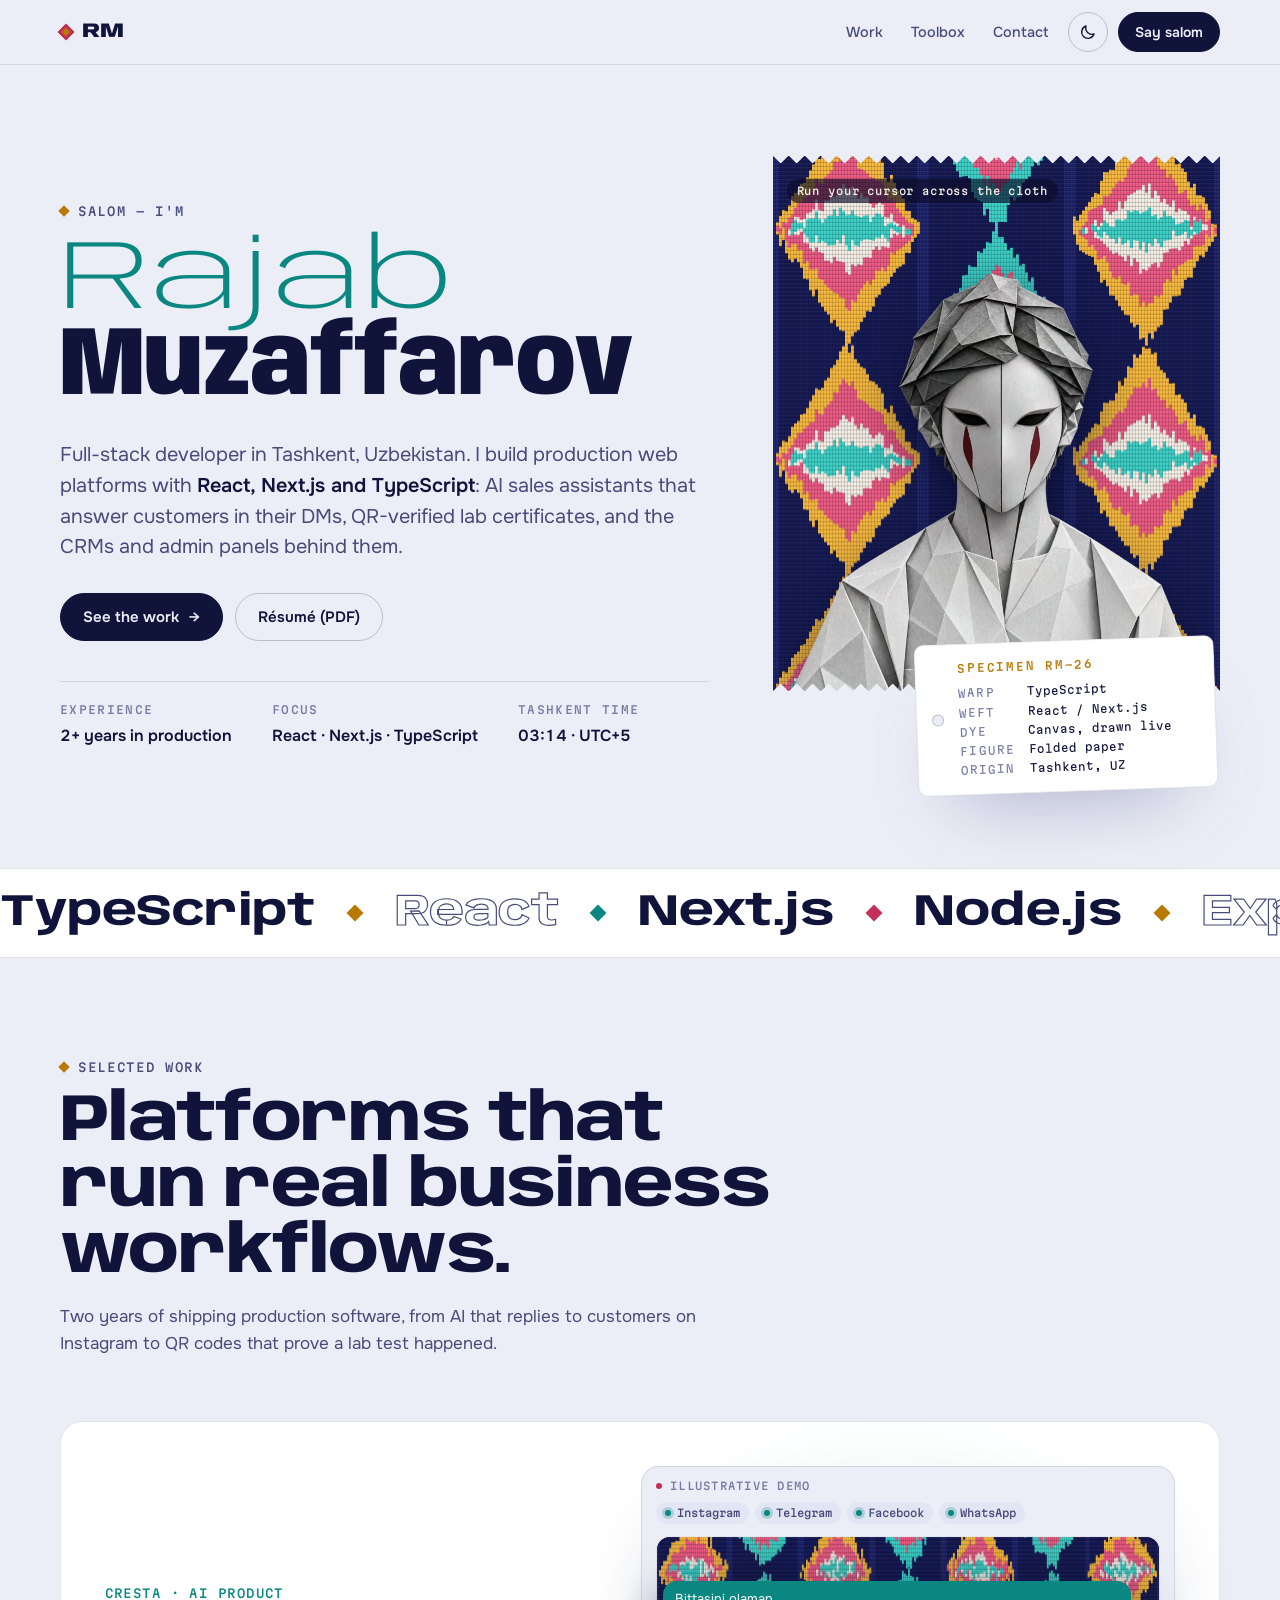
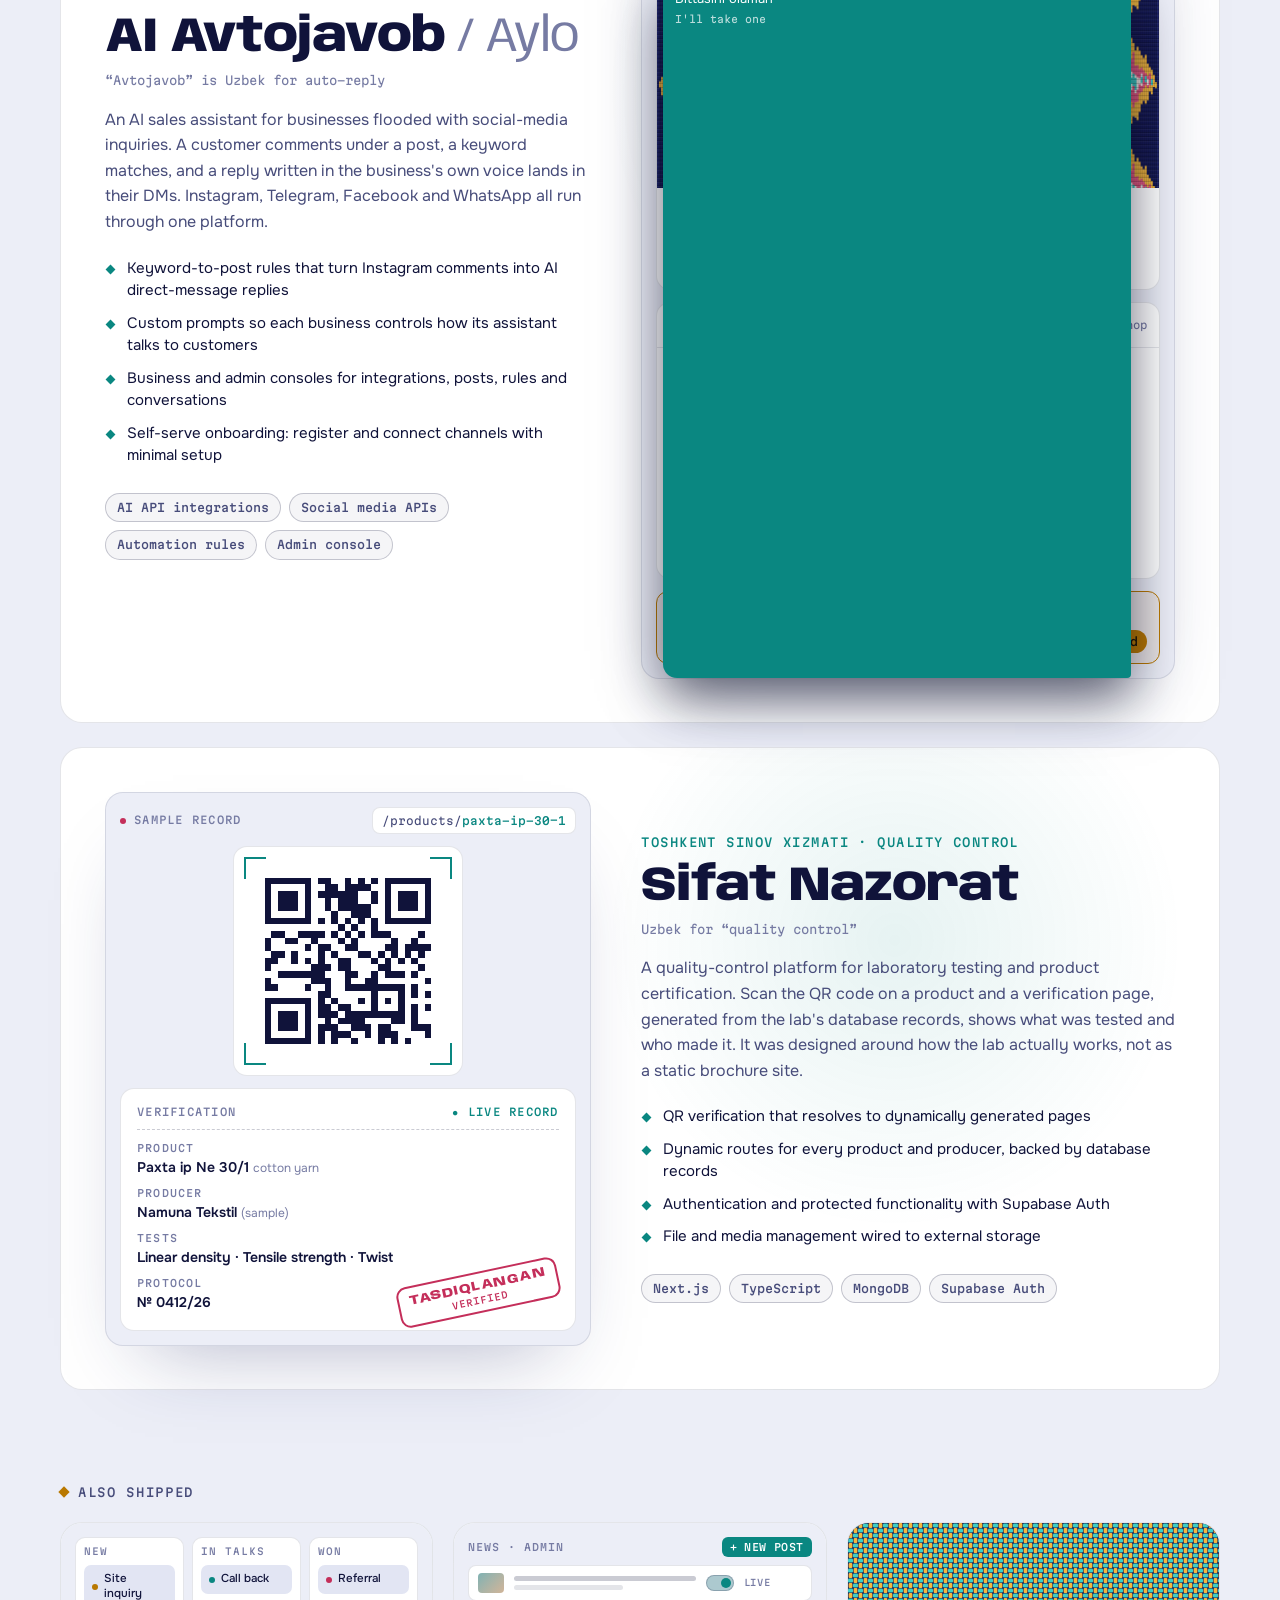
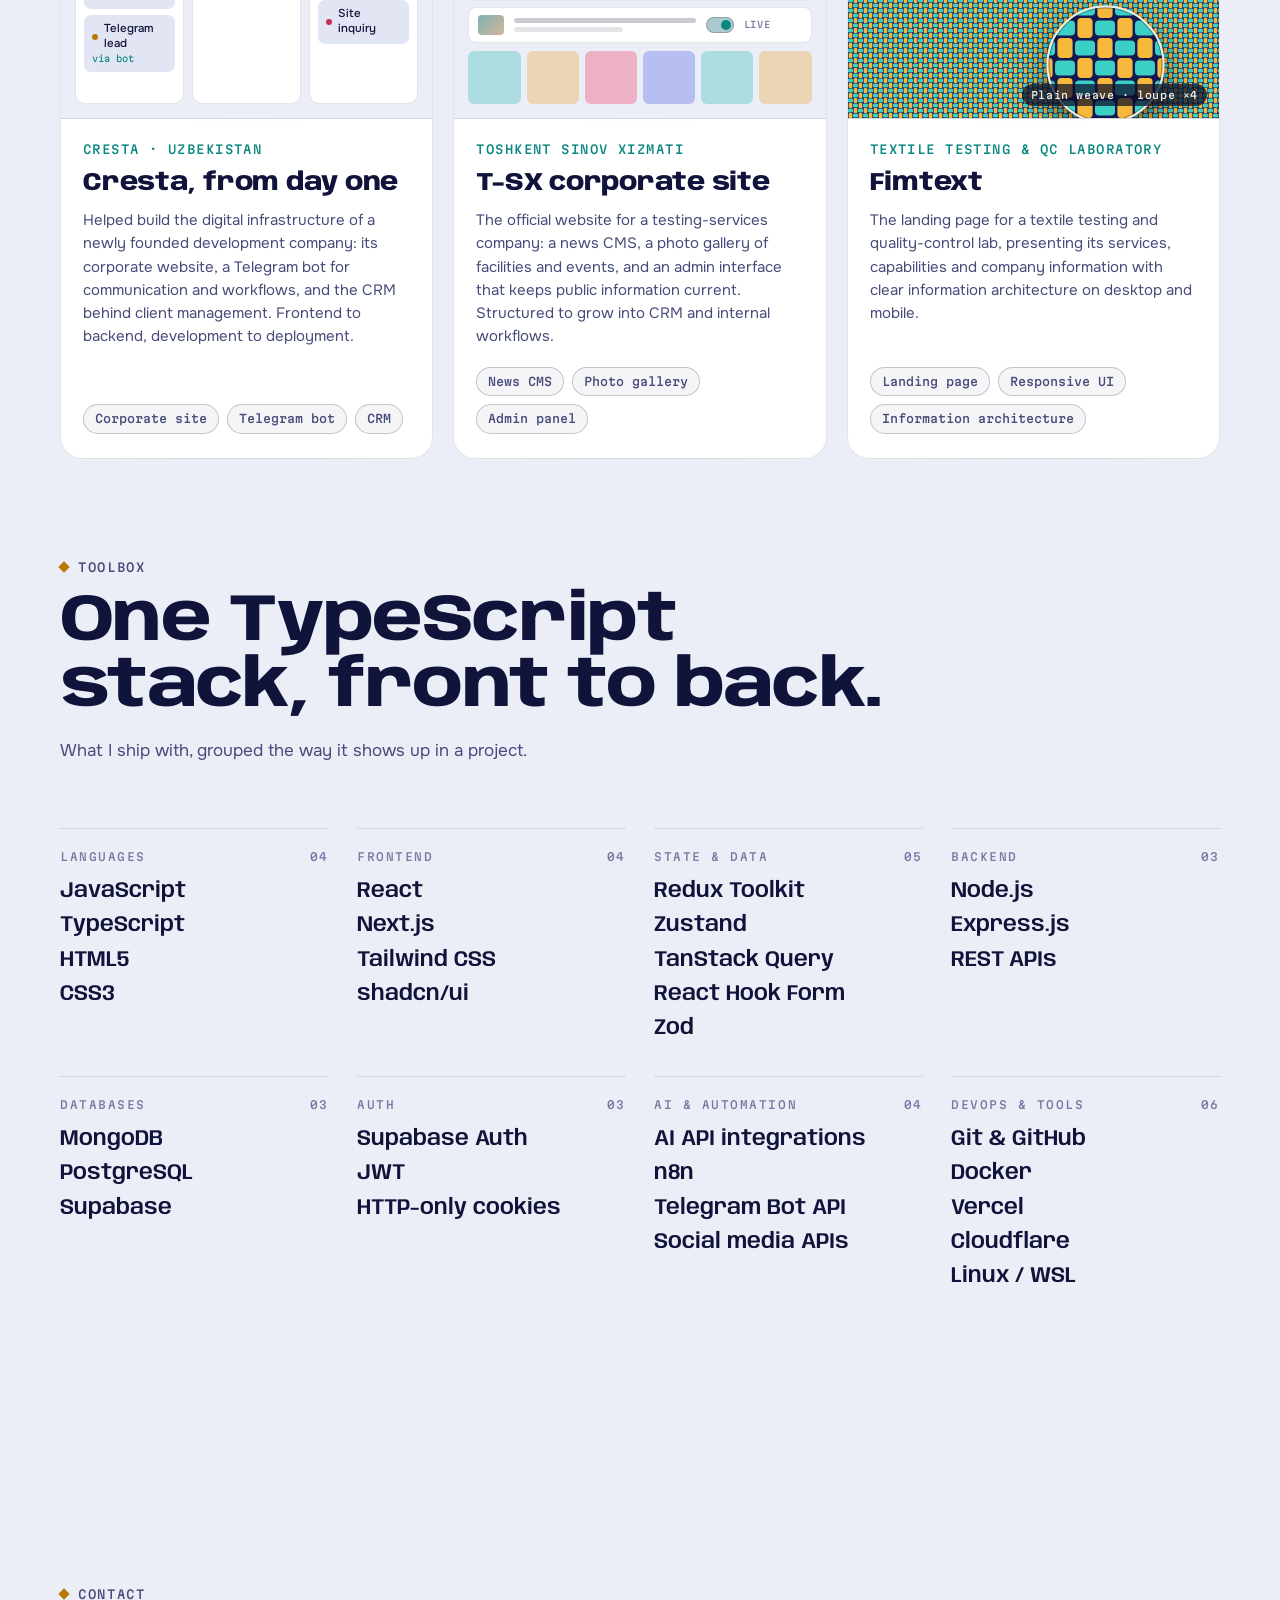
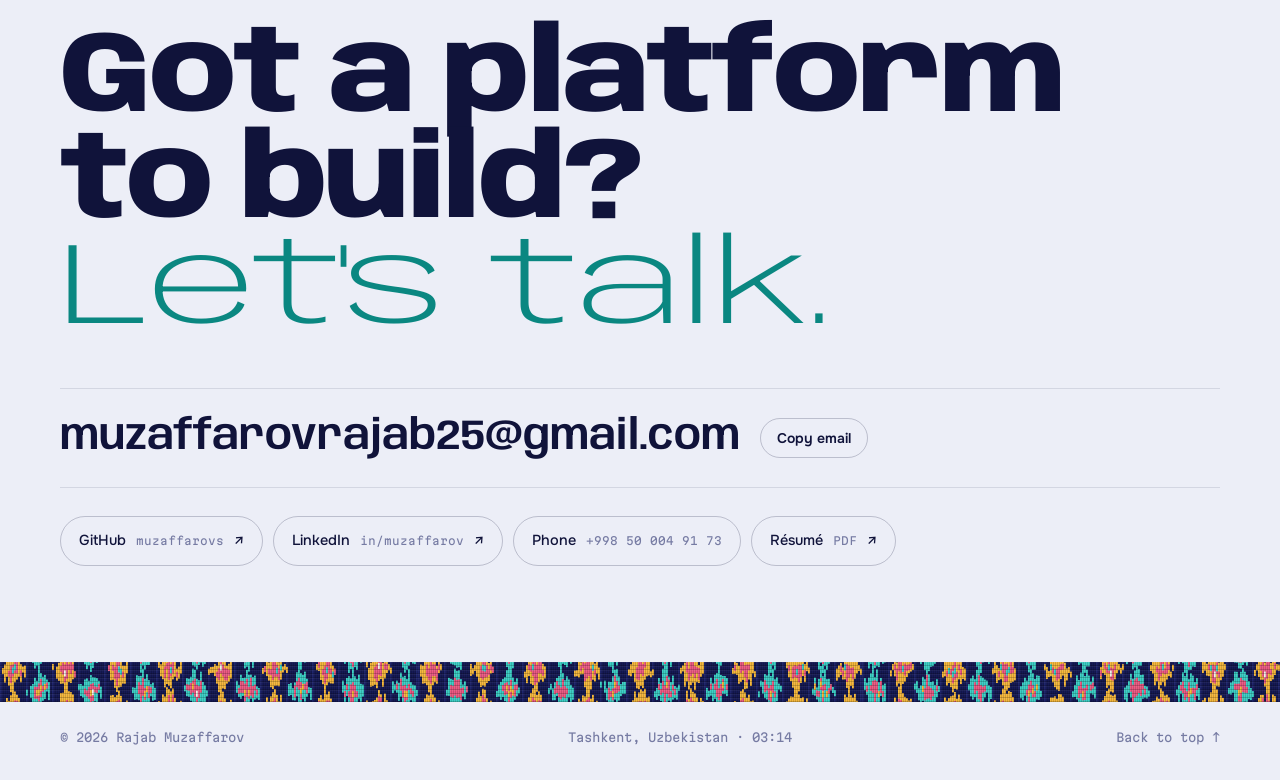
<file: index.html>
<!doctype html>
<html lang="en">
<head>
<meta charset="utf-8">
<meta name="viewport" content="width=device-width, initial-scale=1, viewport-fit=cover">
<title>Rajab Muzaffarov — Full-Stack Developer in Tashkent, Uzbekistan</title>
<meta name="description" content="Full-stack developer in Tashkent, Uzbekistan. I build production web apps with React, Next.js and TypeScript: AI sales automation, CRMs and QR verification.">
<meta name="author" content="Rajab Muzaffarov">
<meta name="robots" content="index, follow, max-image-preview:large, max-snippet:-1, max-video-preview:-1">
<link rel="canonical" href="https://muzaffarov.uz/">
<meta name="theme-color" content="#0B0D29">
<meta name="color-scheme" content="dark light">
<meta name="format-detection" content="telephone=no">

<meta property="og:type" content="profile">
<meta property="og:site_name" content="Rajab Muzaffarov">
<meta property="og:url" content="https://muzaffarov.uz/">
<meta property="og:title" content="Rajab Muzaffarov — Full-Stack Developer in Tashkent">
<meta property="og:description" content="I build production web apps with React, Next.js and TypeScript: AI sales automation, CRMs, QR-verified lab certificates and admin platforms.">
<meta property="og:image" content="https://muzaffarov.uz/og-image.png">
<meta property="og:image:type" content="image/png">
<meta property="og:image:width" content="1200">
<meta property="og:image:height" content="630">
<meta property="og:image:alt" content="Rajab Muzaffarov, full-stack developer in Tashkent, Uzbekistan. React, Next.js, TypeScript, Node.js.">
<meta property="og:locale" content="en_US">
<meta property="profile:first_name" content="Rajab">
<meta property="profile:last_name" content="Muzaffarov">
<meta property="profile:username" content="muzaffarovs">
<meta name="twitter:card" content="summary_large_image">
<meta name="twitter:title" content="Rajab Muzaffarov — Full-Stack Developer in Tashkent">
<meta name="twitter:description" content="I build production web apps with React, Next.js and TypeScript: AI sales automation, CRMs, QR-verified lab certificates and admin platforms.">
<meta name="twitter:image" content="https://muzaffarov.uz/og-image.png">
<meta name="twitter:image:alt" content="Rajab Muzaffarov, full-stack developer in Tashkent, Uzbekistan.">

<link rel="icon" href="/favicon.ico" sizes="48x48">
<link rel="icon" href="/favicon.svg" type="image/svg+xml">
<link rel="apple-touch-icon" href="/apple-touch-icon.png">
<link rel="manifest" href="/site.webmanifest">
<link rel="me" href="https://github.com/muzaffarovs">
<link rel="me" href="https://www.linkedin.com/in/muzaffarov/">
<link rel="preload" href="avatar.webp" as="image" type="image/webp" fetchpriority="high">

<link rel="preconnect" href="https://fonts.googleapis.com">
<link rel="preconnect" href="https://fonts.gstatic.com" crossorigin>
<link rel="preload" as="style" href="https://fonts.googleapis.com/css2?family=Anybody:wdth,wght@50..150,100..900&family=Martian+Mono:wght@400;500&family=Onest:wght@400;500;600;700&display=swap" onload="this.onload=null;this.rel='stylesheet'">
<noscript><link rel="stylesheet" href="https://fonts.googleapis.com/css2?family=Anybody:wdth,wght@50..150,100..900&family=Martian+Mono:wght@400;500&family=Onest:wght@400;500;600;700&display=swap"></noscript>

<script type="application/ld+json">
{
  "@context": "https://schema.org",
  "@graph": [
    {
      "@type": "WebSite",
      "@id": "https://muzaffarov.uz/#website",
      "url": "https://muzaffarov.uz/",
      "name": "Rajab Muzaffarov",
      "inLanguage": "en",
      "publisher": { "@id": "https://muzaffarov.uz/#person" }
    },
    {
      "@type": "ProfilePage",
      "@id": "https://muzaffarov.uz/#profilepage",
      "url": "https://muzaffarov.uz/",
      "name": "Rajab Muzaffarov — Full-Stack Developer in Tashkent, Uzbekistan",
      "inLanguage": "en",
      "isPartOf": { "@id": "https://muzaffarov.uz/#website" },
      "mainEntity": { "@id": "https://muzaffarov.uz/#person" },
      "primaryImageOfPage": { "@id": "https://muzaffarov.uz/#avatar" },
      "dateCreated": "2026-09-15",
      "dateModified": "2026-09-17"
    },
    {
      "@type": "Person",
      "@id": "https://muzaffarov.uz/#person",
      "name": "Rajab Muzaffarov",
      "givenName": "Rajab",
      "familyName": "Muzaffarov",
      "alternateName": "muzaffarovs",
      "jobTitle": "Full-Stack Developer",
      "description": "Full-stack developer with 2+ years of experience building production web applications with React, Next.js and TypeScript, including AI-powered customer communication, laboratory quality-control platforms, CRMs and corporate websites.",
      "url": "https://muzaffarov.uz/",
      "image": {
        "@type": "ImageObject",
        "@id": "https://muzaffarov.uz/#avatar",
        "url": "https://muzaffarov.uz/avatar.webp",
        "width": 820,
        "height": 836,
        "caption": "Rajab Muzaffarov's avatar"
      },
      "email": "mailto:muzaffarovrajab25@gmail.com",
      "telephone": "+998500049173",
      "address": { "@type": "PostalAddress", "addressLocality": "Tashkent", "addressCountry": "UZ" },
      "homeLocation": { "@type": "City", "name": "Tashkent", "containedInPlace": { "@type": "Country", "name": "Uzbekistan" } },
      "nationality": { "@type": "Country", "name": "Uzbekistan" },
      "sameAs": ["https://github.com/muzaffarovs", "https://www.linkedin.com/in/muzaffarov/"],
      "hasOccupation": {
        "@type": "Occupation",
        "name": "Full-Stack Developer",
        "occupationLocation": { "@type": "City", "name": "Tashkent" },
        "skills": "JavaScript, TypeScript, React, Next.js, Node.js, Express.js, MongoDB, PostgreSQL, Supabase, Tailwind CSS, REST APIs, Docker"
      },
      "knowsAbout": ["Full-stack web development", "React", "Next.js", "TypeScript", "JavaScript", "Node.js", "Express.js", "MongoDB", "PostgreSQL", "Supabase", "Tailwind CSS", "shadcn/ui", "Redux Toolkit", "Zustand", "TanStack Query", "Zod", "JWT authentication", "REST APIs", "AI API integrations", "n8n", "Telegram Bot API", "Docker", "Vercel", "Cloudflare"]
    },
    {
      "@type": "ItemList",
      "@id": "https://muzaffarov.uz/#work",
      "name": "Selected work by Rajab Muzaffarov",
      "itemListElement": [
        { "@type": "ListItem", "position": 1, "item": { "@type": "CreativeWork", "name": "AI Avtojavob / Aylo", "creator": { "@id": "https://muzaffarov.uz/#person" }, "description": "AI-powered sales automation platform connecting Instagram, Telegram, Facebook and WhatsApp, with keyword-triggered AI direct-message replies to Instagram comments." } },
        { "@type": "ListItem", "position": 2, "item": { "@type": "CreativeWork", "name": "Sifat Nazorat", "creator": { "@id": "https://muzaffarov.uz/#person" }, "description": "Digital quality-control platform for laboratory testing and product certification with QR-code verification pages, built with Next.js, TypeScript, MongoDB and Supabase Auth." } },
        { "@type": "ListItem", "position": 3, "item": { "@type": "CreativeWork", "name": "Cresta website, Telegram bot and CRM", "creator": { "@id": "https://muzaffarov.uz/#person" }, "description": "Corporate website, Telegram bot and CRM system for a newly established development company in Uzbekistan." } },
        { "@type": "ListItem", "position": 4, "item": { "@type": "CreativeWork", "name": "T-SX corporate website", "creator": { "@id": "https://muzaffarov.uz/#person" }, "description": "Official website for Toshkent Sinov Xizmati with a news CMS, photo gallery and admin interface." } },
        { "@type": "ListItem", "position": 5, "item": { "@type": "CreativeWork", "name": "Fimtext landing page", "creator": { "@id": "https://muzaffarov.uz/#person" }, "description": "Responsive landing page for a textile testing and quality-control laboratory." } }
      ]
    }
  ]
}
</script>
<style>
:root{
  --bg:#0B0D29;--bg-2:#121538;--bg-3:#1B1F4B;
  --line:rgba(206,212,255,.13);--line-2:rgba(206,212,255,.24);
  --ink:#F1EDE4;--ink-2:#AFB2D2;--ink-3:#7A7EA8;
  --turq:#3CCFC6;--saffron:#F5B83D;--madder:#EC5A83;
  --on-turq:#04211F;--glow:rgba(60,207,198,.14);--chip:rgba(241,237,228,.05);
  --shadow:0 40px 80px -40px rgba(0,0,0,.7);
  --nav:rgba(11,13,41,.72);
  --display:"Anybody","Arial Narrow",Impact,system-ui,sans-serif;
  --body:"Onest",system-ui,-apple-system,"Segoe UI",Roboto,sans-serif;
  --mono:"Martian Mono",ui-monospace,SFMono-Regular,Menlo,Consolas,monospace;
  --r:22px;--gut:clamp(16px,4vw,40px);--ease:cubic-bezier(.2,.8,.2,1);
  color-scheme:dark;
}
@media (prefers-color-scheme: light){
  :root:not([data-theme="dark"]){
    --bg:#ECEEF7;--bg-2:#FFFFFF;--bg-3:#E2E5F3;
    --line:rgba(16,19,58,.11);--line-2:rgba(16,19,58,.22);
    --ink:#10133A;--ink-2:#474C7A;--ink-3:#767BA3;
    --turq:#0A8781;--saffron:#B97800;--madder:#C42E5A;
    --on-turq:#FFFFFF;--glow:rgba(10,135,129,.10);--chip:rgba(16,19,58,.04);
    --shadow:0 40px 80px -40px rgba(30,36,100,.35);--nav:rgba(236,238,247,.78);
    color-scheme:light;
  }
}
:root[data-theme="light"]{
  --bg:#ECEEF7;--bg-2:#FFFFFF;--bg-3:#E2E5F3;
  --line:rgba(16,19,58,.11);--line-2:rgba(16,19,58,.22);
  --ink:#10133A;--ink-2:#474C7A;--ink-3:#767BA3;
  --turq:#0A8781;--saffron:#B97800;--madder:#C42E5A;
  --on-turq:#FFFFFF;--glow:rgba(10,135,129,.10);--chip:rgba(16,19,58,.04);
  --shadow:0 40px 80px -40px rgba(30,36,100,.35);--nav:rgba(236,238,247,.78);
  color-scheme:light;
}
:root[data-theme="dark"]{
  --bg:#0B0D29;--bg-2:#121538;--bg-3:#1B1F4B;
  --line:rgba(206,212,255,.13);--line-2:rgba(206,212,255,.24);
  --ink:#F1EDE4;--ink-2:#AFB2D2;--ink-3:#7A7EA8;
  --turq:#3CCFC6;--saffron:#F5B83D;--madder:#EC5A83;
  --on-turq:#04211F;--glow:rgba(60,207,198,.14);--chip:rgba(241,237,228,.05);
  --shadow:0 40px 80px -40px rgba(0,0,0,.7);--nav:rgba(11,13,41,.72);
  color-scheme:dark;
}

*,*::before,*::after{box-sizing:border-box}
html{scroll-behavior:smooth;scroll-padding-top:84px}
body{margin:0;background:var(--bg);color:var(--ink);font:400 16px/1.6 var(--body);-webkit-font-smoothing:antialiased;overflow-x:clip;transition:background-color .4s,color .4s}
a{color:inherit}
button{font:inherit;color:inherit}
:focus-visible{outline:2px solid var(--turq);outline-offset:3px;border-radius:6px}
.wrap{max-width:1240px;margin-inline:auto;padding-inline:var(--gut)}
.sr-only{position:absolute;width:1px;height:1px;padding:0;margin:-1px;overflow:hidden;clip:rect(0 0 0 0);white-space:nowrap;border:0}

/* ---------- nav ---------- */
.nav{position:sticky;top:env(safe-area-inset-top,0px);z-index:50;background:var(--nav);-webkit-backdrop-filter:blur(14px) saturate(1.3);backdrop-filter:blur(14px) saturate(1.3);border-bottom:1px solid var(--line)}
.nav::after{content:"";position:absolute;left:0;right:0;bottom:-1px;height:2px;background:linear-gradient(90deg,var(--turq),var(--saffron),var(--madder));transform-origin:0 50%;transform:scaleX(var(--p,0))}
@supports (animation-timeline: scroll()){
  .nav::after{animation:prog linear both;animation-timeline:scroll(root)}
  @keyframes prog{from{transform:scaleX(0)}to{transform:scaleX(1)}}
}
.nav-in{display:flex;align-items:center;gap:20px;height:64px}
.mark{display:flex;align-items:center;gap:10px;text-decoration:none;font:800 20px/1 var(--display);font-variation-settings:"wdth" 130,"wght" 820;letter-spacing:-.02em}
.mark i{width:12px;height:12px;background:var(--saffron);transform:rotate(45deg);box-shadow:inset 0 0 0 3px var(--madder);transition:transform .6s var(--ease)}
.mark:hover i{transform:rotate(225deg)}
.nav-links{display:flex;gap:28px;list-style:none;margin:0 0 0 auto;padding:0}
.nav-links a{position:relative;text-decoration:none;font-size:14.5px;font-weight:500;color:var(--ink-2);transition:color .2s}
.nav-links a::after{content:"";position:absolute;left:0;right:0;bottom:-4px;height:1px;background:currentColor;transform:scaleX(0);transform-origin:right;transition:transform .35s var(--ease)}
.nav-links a:hover{color:var(--ink)}
.nav-links a:hover::after{transform:scaleX(1);transform-origin:left}
.nav-actions{display:flex;align-items:center;gap:10px}
.icon-btn{width:40px;height:40px;border-radius:50%;display:grid;place-items:center;border:1px solid var(--line-2);background:transparent;cursor:pointer;transition:border-color .2s,transform .5s var(--ease)}
.icon-btn:hover{border-color:var(--ink);transform:rotate(40deg)}
.icon-btn svg{width:18px;height:18px}
#theme[data-mode="dark"] .i-moon,#theme[data-mode="light"] .i-sun{display:none}

/* ---------- buttons ---------- */
.btn{--bx:0px;--by:0px;display:inline-flex;align-items:center;gap:10px;height:48px;padding-inline:22px;border-radius:999px;border:1px solid var(--line-2);background:transparent;color:var(--ink);font:600 15px/1 var(--body);text-decoration:none;cursor:pointer;white-space:nowrap;transform:translate(var(--bx),var(--by));transition:transform .3s var(--ease),background-color .2s,border-color .2s,color .2s}
.btn.sm{height:40px;padding-inline:16px;font-size:14px}
.btn.primary{background:var(--ink);border-color:var(--ink);color:var(--bg)}
.btn.primary:hover{background:var(--turq);border-color:var(--turq);color:var(--on-turq)}
.btn.ghost:hover{border-color:var(--ink)}
.btn .arr{transition:transform .3s var(--ease)}
.btn:hover .arr{transform:translateX(4px)}

/* ---------- shared labels ---------- */
.eyebrow{display:inline-flex;align-items:center;gap:10px;margin:0;font:500 12px/1 var(--mono);letter-spacing:.14em;text-transform:uppercase;color:var(--ink-2)}
.eyebrow::before{content:"";width:8px;height:8px;flex:none;background:var(--saffron);transform:rotate(45deg)}
.chips{list-style:none;margin:0;padding:0;display:flex;flex-wrap:wrap;gap:8px}
.chips li{font:500 11.5px/1 var(--mono);padding:8px 11px;border:1px solid var(--line-2);border-radius:999px;color:var(--ink-2);background:var(--chip)}

/* ---------- hero ---------- */
.hero{display:grid;grid-template-columns:minmax(0,1.45fr) minmax(0,1fr);gap:clamp(28px,5vw,72px);align-items:center;padding-block:clamp(40px,7vw,96px) clamp(48px,6vw,84px)}
.hero-text{container-type:inline-size;min-width:0}
.hero .eyebrow{margin-bottom:22px}
.name{margin:0;display:flex;flex-direction:column;font-family:var(--display);font-weight:400;line-height:.88;letter-spacing:-.02em}
.name .n1,.name .n2{display:block;white-space:nowrap;font-size:clamp(3rem,8.5vw,7.4rem);font-size:min(15cqi,150px);touch-action:pan-y}
.n1{color:var(--turq)}
.n2{color:var(--ink)}
.l{--w:100;--g:700;display:inline-block;font-variation-settings:"wdth" var(--w),"wght" var(--g);transition:font-variation-settings .6s var(--ease);animation:weave 1.25s cubic-bezier(.16,.84,.24,1) backwards;animation-delay:calc(var(--i) * 55ms + 120ms)}
.n1 .l{--w:150;--g:250}
.n2 .l{--w:86;--g:860}
@keyframes weave{from{font-variation-settings:"wdth" 50,"wght" 100;transform:translateY(.14em)}}
.role{font-size:clamp(17px,1.55vw,20px);line-height:1.55;color:var(--ink-2);max-width:54ch;margin:30px 0 30px;text-wrap:pretty}
.role b{color:var(--ink);font-weight:600}
.cta{display:flex;flex-wrap:wrap;gap:12px}
.facts{display:flex;flex-wrap:wrap;gap:14px 40px;margin:40px 0 0;padding-top:22px;border-top:1px solid var(--line)}
.facts dt{font:500 11px/1 var(--mono);letter-spacing:.12em;text-transform:uppercase;color:var(--ink-3);margin-bottom:8px}
.facts dd{margin:0;font-weight:600;font-variant-numeric:tabular-nums}

.swatch{margin:0;display:grid;min-width:0}
.cloth{position:relative;height:clamp(300px,42vw,540px);background:#161A55;overflow:hidden;cursor:crosshair;touch-action:pan-y;
  -webkit-mask:conic-gradient(from 135deg at top,#000 90deg,#0000 0) top/16px 51% repeat-x,conic-gradient(from -45deg at bottom,#000 90deg,#0000 0) bottom/16px 51% repeat-x;
  mask:conic-gradient(from 135deg at top,#000 90deg,#0000 0) top/16px 51% repeat-x,conic-gradient(from -45deg at bottom,#000 90deg,#0000 0) bottom/16px 51% repeat-x}
.cloth canvas{position:absolute;inset:0;width:100%;height:100%;display:block}
.me{position:absolute;left:4%;bottom:0;width:92%;height:86%;object-fit:contain;object-position:50% 100%;pointer-events:none;user-select:none;filter:drop-shadow(0 18px 26px rgba(4,6,30,.6));transform-origin:50% 100%;transform:perspective(900px) rotateX(0deg) translate(var(--fx,0px),var(--fy,0px));transition:transform .9s var(--ease);animation:popup 1.3s cubic-bezier(.2,.9,.3,1.12) .3s backwards}
@keyframes popup{from{transform:perspective(900px) rotateX(82deg) translate(0px,0px);opacity:0}}
.cloth-hint{position:absolute;left:14px;top:24px;font:500 10.5px/1 var(--mono);letter-spacing:.08em;color:#F1EDE4;background:rgba(11,13,41,.66);padding:7px 10px;border-radius:999px;pointer-events:none}
@media (hover: none){.cloth-hint{display:none}}
.tag{justify-self:end;position:relative;width:min(100%,300px);margin-top:-52px;margin-right:4px;padding:14px 16px 14px 42px;background:var(--bg-2);border:1px solid var(--line);border-radius:10px;font:400 11px/1.75 var(--mono);color:var(--ink-2);transform:rotate(-2deg);box-shadow:var(--shadow);transition:transform .5s var(--ease)}
.tag:hover{transform:rotate(0deg) translateY(-4px)}
.tag::before{content:"";position:absolute;left:15px;top:50%;width:12px;height:12px;margin-top:-6px;border-radius:50%;background:var(--bg);border:1px solid var(--line-2)}
.tag-h{margin:0 0 6px;font-weight:500;letter-spacing:.16em;text-transform:uppercase;color:var(--saffron)}
.tag dl{display:grid;grid-template-columns:auto 1fr;gap:0 14px;margin:0}
.tag dt{color:var(--ink-3);text-transform:uppercase;letter-spacing:.1em}
.tag dd{margin:0;color:var(--ink)}

/* ---------- ticker ---------- */
.ticker{border-block:1px solid var(--line);overflow:hidden;padding-block:22px;background:var(--bg-2)}
.ticker-track{display:flex;width:max-content;animation:marquee 52s linear infinite}
.ticker:hover .ticker-track{animation-play-state:paused}
.ticker-group{display:flex;align-items:center;gap:34px;padding-right:34px;flex:none}
.ticker span{font:700 clamp(26px,3.6vw,44px)/1 var(--display);font-variation-settings:"wdth" 118,"wght" 720;letter-spacing:-.01em;white-space:nowrap}
.ticker span:nth-of-type(3n+2){color:transparent;-webkit-text-stroke:1.2px var(--ink-2)}
.ticker i{width:12px;height:12px;flex:none;transform:rotate(45deg);background:var(--saffron)}
.ticker i:nth-of-type(3n+2){background:var(--turq)}
.ticker i:nth-of-type(3n){background:var(--madder)}
@keyframes marquee{to{transform:translateX(-50%)}}

/* ---------- sections ---------- */
.section{padding-block:clamp(64px,8vw,112px)}
.section + .section{padding-top:0}
.sec-head{display:grid;gap:16px;max-width:900px;margin-bottom:clamp(36px,5vw,64px)}
.h2{margin:0;font-family:var(--display);font-size:clamp(34px,5.2vw,66px);line-height:1;font-variation-settings:"wdth" 112,"wght" 760;letter-spacing:-.025em;text-wrap:balance}
.sub{margin:0;color:var(--ink-2);font-size:17px;max-width:60ch;text-wrap:pretty}

/* ---------- feature panels ---------- */
.feature{display:grid;grid-template-columns:minmax(0,1fr) minmax(0,1.1fr);gap:clamp(24px,4vw,56px);align-items:center;padding:clamp(20px,3.4vw,44px);border:1px solid var(--line);border-radius:var(--r);background:radial-gradient(640px circle at var(--mx,72%) var(--my,30%),var(--glow),transparent 45%),var(--bg-2)}
.feature + .feature{margin-top:24px}
.feature.flip .feat-copy{order:2}
.client{margin:0 0 12px;font:500 12px/1.4 var(--mono);letter-spacing:.12em;text-transform:uppercase;color:var(--turq)}
.feature h3{margin:0;font-family:var(--display);font-size:clamp(32px,3.8vw,48px);line-height:1;font-variation-settings:"wdth" 104,"wght" 820;letter-spacing:-.02em}
.feature h3 span{color:var(--ink-3);font-variation-settings:"wdth" 104,"wght" 380}
.gloss{margin:10px 0 18px;font:400 12px/1.4 var(--mono);color:var(--ink-3)}
.lede{margin:0 0 22px;color:var(--ink-2);max-width:56ch}
.points{list-style:none;margin:0 0 26px;padding:0;display:grid;gap:10px}
.points li{position:relative;padding-left:22px;font-size:15px;line-height:1.5}
.points li::before{content:"";position:absolute;left:2px;top:.6em;width:7px;height:7px;background:var(--turq);transform:rotate(45deg)}

.demo{container-type:inline-size;min-width:0;background:var(--bg);border:1px solid var(--line);border-radius:18px;padding:14px;box-shadow:var(--shadow)}
.demo-top{display:flex;align-items:center;justify-content:space-between;flex-wrap:wrap;gap:10px;margin-bottom:12px}
.demo-label{display:flex;align-items:center;gap:8px;font:500 10.5px/1 var(--mono);letter-spacing:.12em;text-transform:uppercase;color:var(--ink-3)}
.demo-label::before{content:"";width:6px;height:6px;border-radius:50%;background:var(--madder);animation:blink 1.6s ease-in-out infinite}
@keyframes blink{50%{opacity:.25}}
.enter{animation:enter .5s var(--ease) both}
@keyframes enter{from{opacity:0;transform:translateY(10px) scale(.97)}}

/* aylo demo */
.channels{display:flex;flex-wrap:wrap;gap:6px;list-style:none;margin:0;padding:0}
.ch{display:flex;align-items:center;gap:6px;padding:6px 9px;border-radius:999px;background:var(--bg-3);color:var(--ink-2);font:500 10.5px/1 var(--mono)}
.ch::before{content:"";width:6px;height:6px;border-radius:50%;background:var(--turq);box-shadow:0 0 0 3px color-mix(in oklab,var(--turq) 25%,transparent)}
.aylo-grid{display:grid;grid-template-columns:minmax(0,.9fr) minmax(0,1.1fr);gap:12px}
.post,.dm{background:var(--bg-2);border:1px solid var(--line);border-radius:14px;overflow:hidden}
.post{display:flex;flex-direction:column}
.post-img{position:relative;aspect-ratio:4/3;max-width:100%;background:#161A55}
.post-img canvas{position:absolute;inset:0;width:100%;height:100%;display:block}
.post-img span{position:absolute;left:10px;bottom:10px;padding:5px 8px;border-radius:6px;background:rgba(11,13,41,.72);color:#F1EDE4;font:600 11px/1.2 var(--body)}
.comments{display:grid;align-content:start;gap:9px;padding:10px 12px 12px;min-height:124px;font-size:13px;line-height:1.4}
.cm{margin:0}
.cm b{font-weight:600;margin-right:4px}
.tr{display:block;margin-top:3px;font:400 10px/1.4 var(--mono);font-style:normal;color:var(--ink-3)}
mark{background:transparent;color:inherit;border-radius:4px;padding:0 1px;transition:background-color .3s,color .3s}
mark.lit{background:var(--saffron);color:#1A1300}
.dm{display:flex;flex-direction:column}
.dm-head{display:flex;align-items:center;gap:8px;padding:10px 12px;border-bottom:1px solid var(--line);font-size:13px;font-weight:600}
.dm-head small{margin-left:auto;font:400 10.5px/1 var(--mono);color:var(--ink-3)}
.av{width:24px;height:24px;border-radius:50%;display:grid;place-items:center;flex:none;background:conic-gradient(#3CCFC6,#F5B83D,#EC5A83,#3CCFC6);color:#0B0D29;font:800 11px/1 var(--display)}
.dm-body{display:flex;flex-direction:column;gap:8px;padding:12px;min-height:262px;font-size:13px;line-height:1.45}
.msg{margin:0;max-width:88%;padding:9px 12px;border-radius:14px}
.msg.ai{align-self:flex-start;background:var(--bg-3);border-bottom-left-radius:4px}
.msg.me{align-self:flex-end;background:var(--turq);color:var(--on-turq);border-bottom-right-radius:4px}
.msg.me .tr{color:inherit;opacity:.72}
.typing{align-self:flex-start;display:flex;gap:4px;padding:12px 14px;border-radius:14px;background:var(--bg-3)}
.typing i{width:6px;height:6px;border-radius:50%;background:var(--ink-3);animation:dot 1s infinite}
.typing i:nth-child(2){animation-delay:.15s}
.typing i:nth-child(3){animation-delay:.3s}
@keyframes dot{0%,60%,100%{transform:none;opacity:.45}30%{transform:translateY(-4px);opacity:1}}
.dm-empty{margin:auto;text-align:center;font:400 11px/1.5 var(--mono);color:var(--ink-3)}
.rule{display:flex;flex-wrap:wrap;align-items:center;gap:6px 8px;margin-top:12px;padding:10px 12px;border:1px dashed var(--line-2);border-radius:12px;font:400 11.5px/1.5 var(--mono);color:var(--ink-2);transition:border-color .3s,background-color .3s}
.rule code{font:inherit;color:var(--ink);background:var(--chip);padding:2px 6px;border-radius:5px}
.rule b{font-weight:500;color:var(--ink)}
.rule .k{color:var(--turq);text-transform:uppercase;letter-spacing:.1em}
.rule .state{margin-left:auto;padding:3px 9px;border-radius:999px;background:var(--saffron);color:#1A1300;font-weight:500;transition:opacity .3s,transform .3s var(--ease)}
.rule:not(.hit) .state{opacity:0;transform:scale(.8)}
.rule.hit{border-style:solid;border-color:var(--saffron);background:color-mix(in oklab,var(--saffron) 8%,transparent)}

/* qr demo */
.route{padding:5px 9px;border-radius:8px;background:var(--bg-2);border:1px solid var(--line);font:400 11px/1.4 var(--mono);color:var(--ink-2);overflow-wrap:anywhere}
.route b{font-weight:500;color:var(--turq)}
.qr-grid{display:grid;grid-template-columns:minmax(0,.82fr) minmax(0,1.18fr);gap:12px;align-items:stretch}
.scanner{--c:var(--turq);position:relative;display:grid;place-items:center;aspect-ratio:1;max-width:100%;padding:24px;background:var(--bg-2);border:1px solid var(--line);border-radius:14px;overflow:hidden}
.scanner svg{display:block;width:100%;height:auto;color:var(--ink)}
.scanner::before{content:"";position:absolute;inset:10px;pointer-events:none;transition:inset .3s var(--ease);background:
  linear-gradient(var(--c),var(--c)) 0 0/22px 2px no-repeat,linear-gradient(var(--c),var(--c)) 0 0/2px 22px no-repeat,
  linear-gradient(var(--c),var(--c)) 100% 0/22px 2px no-repeat,linear-gradient(var(--c),var(--c)) 100% 0/2px 22px no-repeat,
  linear-gradient(var(--c),var(--c)) 0 100%/22px 2px no-repeat,linear-gradient(var(--c),var(--c)) 0 100%/2px 22px no-repeat,
  linear-gradient(var(--c),var(--c)) 100% 100%/22px 2px no-repeat,linear-gradient(var(--c),var(--c)) 100% 100%/2px 22px no-repeat}
.scanner.hit{--c:var(--saffron)}
.scanner.hit::before{inset:6px}
.beam{position:absolute;left:12px;right:12px;top:12%;height:2px;background:var(--turq);box-shadow:0 0 18px 4px color-mix(in oklab,var(--turq) 55%,transparent);opacity:0}
.scanner.scanning .beam{opacity:1;animation:beam 1.05s ease-in-out infinite alternate}
@keyframes beam{from{top:12%}to{top:88%}}
.cert{position:relative;padding:16px 16px 18px;background:var(--bg-2);border:1px solid var(--line);border-radius:14px;overflow:hidden}
.cert-h{display:flex;justify-content:space-between;align-items:center;gap:10px;margin:0 0 12px;padding-bottom:10px;border-bottom:1px dashed var(--line-2);font:500 10.5px/1.3 var(--mono);letter-spacing:.12em;text-transform:uppercase;color:var(--ink-3)}
.cert-h b{color:var(--turq);font-weight:500}
.cert dl{display:grid;gap:10px;margin:0}
.cert dt{font:500 10px/1.3 var(--mono);letter-spacing:.12em;text-transform:uppercase;color:var(--ink-3)}
.cert dd{margin:3px 0 0;font-size:14px;font-weight:600;line-height:1.35}
.cert dd small{font-size:12px;font-weight:400;color:var(--ink-3)}
.cert .row{transition:opacity .4s,transform .4s var(--ease)}
.cert:not(.pending) .row{transition-delay:calc(var(--d) * 130ms)}
.cert.pending .row{opacity:0;transform:translateY(8px)}
.stamp{position:absolute;right:14px;bottom:16px;padding:6px 10px;border:2px solid var(--madder);border-radius:10px;color:var(--madder);text-align:center;text-transform:uppercase;font:800 13px/1.1 var(--display);font-variation-settings:"wdth" 120,"wght" 800;letter-spacing:.06em;transform:rotate(-12deg);transition:opacity .25s,transform .4s cubic-bezier(.3,1.6,.5,1)}
.stamp small{display:block;margin-top:2px;font:500 9px/1 var(--mono);letter-spacing:.14em}
.cert:not(.pending) .stamp{transition-delay:.75s}
.cert.pending .stamp{opacity:0;transform:rotate(-12deg) scale(1.9)}

@container (max-width: 520px){
  .aylo-grid,.qr-grid{grid-template-columns:1fr}
  .post-img{aspect-ratio:16/8}
  .comments{min-height:0}
  .dm-body{min-height:230px}
  .scanner{width:100%;max-width:230px;justify-self:center}
}

/* ---------- also shipped ---------- */
.sub-h{margin:clamp(64px,8vw,96px) 0 24px}
.also{display:grid;grid-template-columns:repeat(3,minmax(0,1fr));gap:20px}
.card{display:flex;flex-direction:column;overflow:hidden;border:1px solid var(--line);border-radius:var(--r);background:radial-gradient(420px circle at var(--mx,50%) var(--my,0%),var(--glow),transparent 50%),var(--bg-2);transition:transform .4s var(--ease),border-color .3s}
.card:hover{transform:translateY(-5px);border-color:var(--line-2)}
.viz{position:relative;height:196px;overflow:hidden;background:var(--bg);border-bottom:1px solid var(--line)}
.card-body{display:flex;flex-direction:column;gap:12px;flex:1;padding:22px 22px 24px}
.card .client{margin:0}
.card h3{margin:0;font-family:var(--display);font-size:25px;line-height:1.1;font-variation-settings:"wdth" 106,"wght" 780;letter-spacing:-.01em}
.card p.desc{margin:0;color:var(--ink-2);font-size:15px;line-height:1.55}
.card .chips{margin-top:auto;padding-top:6px}

.kanban{position:absolute;inset:14px;display:grid;grid-template-columns:repeat(3,minmax(0,1fr));gap:8px}
.kcol{display:flex;flex-direction:column;gap:6px;min-width:0;padding:8px;background:var(--bg-2);border:1px solid var(--line);border-radius:10px}
.kcol > p{margin:0 0 2px;font:500 9.5px/1.2 var(--mono);letter-spacing:.1em;text-transform:uppercase;color:var(--ink-3)}
.kc{display:flex;flex-direction:column;gap:2px;padding:7px 8px;border-radius:7px;background:var(--bg-3);font-size:11.5px;font-weight:500;line-height:1.3}
.kc span{display:flex;align-items:center;gap:6px}
.kc span::before{content:"";width:6px;height:6px;border-radius:50%;flex:none;background:var(--saffron)}
.kcol:nth-child(2) .kc span::before{background:var(--turq)}
.kcol:nth-child(3) .kc span::before{background:var(--madder)}
.kc em{font:400 9px/1.2 var(--mono);font-style:normal;color:var(--turq)}
.kc.hop{animation:hop .6s var(--ease)}
@keyframes hop{from{opacity:0;transform:translateX(-22px) rotate(-4deg)}}

.cms{position:absolute;inset:14px;display:grid;grid-template-rows:auto auto 1fr;gap:8px}
.cms-bar{display:flex;justify-content:space-between;align-items:center;font:500 10px/1 var(--mono);letter-spacing:.1em;text-transform:uppercase;color:var(--ink-3)}
.cms-bar b{font-weight:500;padding:5px 8px;border-radius:6px;background:var(--turq);color:var(--on-turq);letter-spacing:.04em}
.cms-rows{display:grid;gap:6px}
.cms-row{display:flex;align-items:center;gap:10px;padding:7px 9px;border-radius:8px;background:var(--bg-2);border:1px solid var(--line)}
.cms-row .th{width:26px;height:20px;border-radius:4px;flex:none;background:linear-gradient(135deg,color-mix(in oklab,var(--turq) 55%,var(--bg-3)),color-mix(in oklab,var(--saffron) 45%,var(--bg-3)))}
.cms-row .ln{flex:1;display:grid;gap:4px}
.cms-row .ln i{display:block;height:5px;border-radius:3px;background:var(--line-2)}
.cms-row .ln i + i{width:60%;background:var(--line)}
.tgl{position:relative;width:28px;height:16px;flex:none;border-radius:999px;background:var(--bg-3);border:1px solid var(--line-2);transition:background-color .3s}
.tgl::after{content:"";position:absolute;top:2px;left:2px;width:10px;height:10px;border-radius:50%;background:var(--ink-3);transition:transform .35s var(--ease),background-color .3s}
.tgl.on{background:color-mix(in oklab,var(--turq) 30%,var(--bg-3))}
.tgl.on::after{transform:translateX(12px);background:var(--turq)}
.cms-state{width:58px;font:500 9px/1 var(--mono);letter-spacing:.08em;text-transform:uppercase;color:var(--ink-3)}
.gal{display:grid;grid-template-columns:repeat(6,minmax(0,1fr));gap:6px}
.gal span{border-radius:6px;min-height:0;background:color-mix(in oklab,var(--c) 40%,var(--bg-3));position:relative;overflow:hidden}
.gal span:nth-child(1){--c:#3CCFC6}.gal span:nth-child(2){--c:#F5B83D}.gal span:nth-child(3){--c:#EC5A83}
.gal span:nth-child(4){--c:#7C83E8}.gal span:nth-child(5){--c:#3CCFC6}.gal span:nth-child(6){--c:#F5B83D}
.gal span.fresh::after{content:"";position:absolute;inset:0;background:linear-gradient(100deg,transparent 30%,rgba(255,255,255,.45) 50%,transparent 70%);animation:shine 1.2s var(--ease)}
@keyframes shine{from{transform:translateX(-100%)}to{transform:translateX(100%)}}

.weave{position:absolute;inset:0;cursor:none;background:#141852 url("data:image/svg+xml,%3Csvg xmlns='http://www.w3.org/2000/svg' width='10' height='10'%3E%3Crect width='10' height='10' fill='%23141852'/%3E%3Crect x='.6' y='0' width='3.8' height='5' rx='1' fill='%23F5B83D'/%3E%3Crect x='0' y='5.6' width='5' height='3.8' rx='1' fill='%233CCFC6'/%3E%3Crect x='5' y='.6' width='5' height='3.8' rx='1' fill='%233CCFC6'/%3E%3Crect x='5.6' y='5' width='3.8' height='5' rx='1' fill='%23F5B83D'/%3E%3C/svg%3E") 0 0/10px 10px}
.loupe{--lx:150px;--ly:98px;position:absolute;left:0;top:0;width:118px;height:118px;border-radius:50%;pointer-events:none;transform:translate(calc(var(--lx) - 50%),calc(var(--ly) - 50%));border:2px solid #F1EDE4;box-shadow:0 14px 34px rgba(0,0,0,.5),inset 0 0 0 1px rgba(0,0,0,.35);background:#141852 url("data:image/svg+xml,%3Csvg xmlns='http://www.w3.org/2000/svg' width='10' height='10'%3E%3Crect width='10' height='10' fill='%23141852'/%3E%3Crect x='.6' y='0' width='3.8' height='5' rx='1' fill='%23F5B83D'/%3E%3Crect x='0' y='5.6' width='5' height='3.8' rx='1' fill='%233CCFC6'/%3E%3Crect x='5' y='.6' width='5' height='3.8' rx='1' fill='%233CCFC6'/%3E%3Crect x='5.6' y='5' width='3.8' height='5' rx='1' fill='%23F5B83D'/%3E%3C/svg%3E") calc(57px - var(--lx) * 4) calc(57px - var(--ly) * 4)/40px 40px}
.viz-note{position:absolute;right:12px;bottom:12px;padding:6px 9px;border-radius:999px;background:rgba(11,13,41,.72);color:#F1EDE4;font:500 10px/1 var(--mono);letter-spacing:.06em;pointer-events:none}

/* ---------- toolbox ---------- */
.tools{display:grid;grid-template-columns:repeat(4,minmax(0,1fr));gap:0 28px}
.tool{position:relative;padding:22px 0 34px;border-top:1px solid var(--line)}
.tool::before{content:"";position:absolute;left:0;top:-1px;width:0;height:2px;background:var(--turq);transition:width .6s var(--ease)}
.tool:hover::before{width:100%}
.tool-k{display:flex;justify-content:space-between;margin:0 0 16px;font:500 11px/1 var(--mono);letter-spacing:.14em;text-transform:uppercase;color:var(--ink-3);font-variant-numeric:tabular-nums}
.tool ul{list-style:none;margin:0;padding:0;display:grid;gap:7px}
.tool li{width:max-content;max-width:100%;font-family:var(--display);font-size:clamp(18px,1.7vw,22px);line-height:1.25;font-variation-settings:"wdth" 100,"wght" 600;transition:font-variation-settings .4s var(--ease),color .25s}
.tool li:hover{font-variation-settings:"wdth" 128,"wght" 820;color:var(--turq)}

/* ---------- contact ---------- */
.contact{padding-block:clamp(80px,12vw,160px) clamp(56px,8vw,96px)}
.contact .eyebrow{margin-bottom:26px}
.big{margin:0 0 44px;font-family:var(--display);font-size:clamp(44px,9vw,128px);line-height:.92;font-variation-settings:"wdth" 108,"wght" 820;letter-spacing:-.03em;text-wrap:balance}
.big span{color:var(--turq);font-variation-settings:"wdth" 150,"wght" 280}
.mail-row{display:flex;flex-wrap:wrap;align-items:center;gap:14px 20px;padding-block:26px;border-block:1px solid var(--line)}
.mail{font-family:var(--display);font-size:clamp(20px,4vw,42px);line-height:1.1;font-variation-settings:"wdth" 100,"wght" 620;text-decoration:none;overflow-wrap:anywhere;background:linear-gradient(currentColor,currentColor) 0 100%/0 2px no-repeat;transition:background-size .45s var(--ease),color .2s}
.mail:hover{background-size:100% 2px;color:var(--turq)}
#toast{font:500 12px/1.4 var(--mono);color:var(--turq)}
.links{list-style:none;margin:28px 0 0;padding:0;display:flex;flex-wrap:wrap;gap:10px}
.links a{display:inline-flex;align-items:center;gap:10px;padding:12px 18px;border:1px solid var(--line-2);border-radius:999px;text-decoration:none;font-size:14.5px;font-weight:500;transition:border-color .2s,color .2s,transform .3s var(--ease)}
.links a small{font:400 11px/1 var(--mono);color:var(--ink-3)}
.links a:hover{border-color:var(--turq);color:var(--turq);transform:translateY(-2px)}

.selvage{height:40px;position:relative;background:#161A55}
.selvage canvas{position:absolute;inset:0;width:100%;height:100%;display:block}
footer .wrap{display:flex;flex-wrap:wrap;justify-content:space-between;gap:10px 24px;padding-block:26px 34px;font:400 12px/1.5 var(--mono);color:var(--ink-3)}
footer a{text-decoration:none}
footer a:hover{color:var(--ink)}

/* ---------- scroll reveal (scroll-driven, content stays readable without it) ---------- */
@supports (animation-timeline: view()){
  @media (prefers-reduced-motion: no-preference){
    .reveal{animation:rise linear both;animation-timeline:view();animation-range:entry 0% cover 28%}
    @keyframes rise{from{opacity:.2;translate:0 44px;scale:.98}}
  }
}

/* ---------- responsive ---------- */
@media (max-width: 960px){
  .hero{grid-template-columns:1fr}
  .cloth{height:clamp(240px,58vw,380px)}
  .me{height:80%}
  .feature{grid-template-columns:1fr}
  .feature.flip .feat-copy{order:0}
  .also{grid-template-columns:1fr}
  .tools{grid-template-columns:repeat(2,minmax(0,1fr))}
}
@media (max-width: 720px){
  .nav-links{display:none}
  .nav-actions{margin-left:auto}
}
@media (max-width: 520px){
  .tools{grid-template-columns:1fr}
  .facts{gap:14px 28px}
}
@media (prefers-reduced-motion: reduce){
  *,*::before,*::after{animation-duration:.001ms!important;animation-iteration-count:1!important;transition-duration:.001ms!important}
  html{scroll-behavior:auto}
  .ticker-track{animation:none}
}
</style>
</head>
<body>
<nav class="nav" aria-label="Primary">
  <div class="wrap nav-in">
    <a class="mark" href="#top" aria-label="Rajab Muzaffarov, back to top"><i aria-hidden="true"></i>RM</a>
    <ul class="nav-links">
      <li><a href="#work">Work</a></li>
      <li><a href="#stack">Toolbox</a></li>
      <li><a href="#contact">Contact</a></li>
    </ul>
    <div class="nav-actions">
      <button class="icon-btn" id="theme" type="button" aria-label="Switch theme">
        <svg class="i-sun" viewBox="0 0 24 24" fill="none" stroke="currentColor" stroke-width="1.8" stroke-linecap="round" aria-hidden="true"><circle cx="12" cy="12" r="4.2"/><path d="M12 2.5v2.2M12 19.3v2.2M4.6 4.6l1.6 1.6M17.8 17.8l1.6 1.6M2.5 12h2.2M19.3 12h2.2M4.6 19.4l1.6-1.6M17.8 6.2l1.6-1.6"/></svg>
        <svg class="i-moon" viewBox="0 0 24 24" fill="none" stroke="currentColor" stroke-width="1.8" stroke-linejoin="round" aria-hidden="true"><path d="M20 14.6A8.4 8.4 0 0 1 9.4 4 8.4 8.4 0 1 0 20 14.6Z"/></svg>
      </button>
      <a class="btn primary sm magnetic" href="mailto:muzaffarovrajab25@gmail.com">Say salom</a>
    </div>
  </div>
</nav>

<main>
  <header class="hero wrap" id="top">
    <div class="hero-text">
      <p class="eyebrow">Salom — I'm</p>
      <h1 class="name"><span class="sr-only">Rajab Muzaffarov, full-stack developer in Tashkent</span>
        <span class="n1" aria-hidden="true"><span class="l" style="--i:0">R</span><span class="l" style="--i:1">a</span><span class="l" style="--i:2">j</span><span class="l" style="--i:3">a</span><span class="l" style="--i:4">b</span></span>
        <span class="n2" aria-hidden="true"><span class="l" style="--i:3">M</span><span class="l" style="--i:4">u</span><span class="l" style="--i:5">z</span><span class="l" style="--i:6">a</span><span class="l" style="--i:7">f</span><span class="l" style="--i:8">f</span><span class="l" style="--i:9">a</span><span class="l" style="--i:10">r</span><span class="l" style="--i:11">o</span><span class="l" style="--i:12">v</span></span>
      </h1>
      <p class="role">Full-stack developer in Tashkent, Uzbekistan. I build production web platforms with <b>React, Next.js and TypeScript</b>: AI sales assistants that answer customers in their DMs, QR-verified lab certificates, and the CRMs and admin panels behind them.</p>
      <div class="cta">
        <a class="btn primary magnetic" href="#work">See the work <span class="arr" aria-hidden="true">→</span></a>
        <a class="btn ghost magnetic" href="Rajab-Muzaffarov-CV.pdf" target="_blank" rel="noopener">Résumé (PDF)</a>
      </div>
      <dl class="facts">
        <div><dt>Experience</dt><dd>2+ years in production</dd></div>
        <div><dt>Focus</dt><dd>React · Next.js · TypeScript</dd></div>
        <div><dt>Tashkent time</dt><dd><span data-clock>--:--</span> · UTC+5</dd></div>
      </dl>
    </div>

    <figure class="swatch">
      <div class="cloth" id="cloth">
        <canvas id="ikat" aria-hidden="true"></canvas>
        <img class="me" id="me" src="avatar.webp" width="820" height="836" alt="Rajab Muzaffarov's avatar: a folded-paper figure in a white mask" fetchpriority="high" draggable="false">
        <span class="cloth-hint">Run your cursor across the cloth</span>
      </div>
      <figcaption class="tag">
        <p class="tag-h">Specimen RM-26</p>
        <dl>
          <dt>Warp</dt><dd>TypeScript</dd>
          <dt>Weft</dt><dd>React / Next.js</dd>
          <dt>Dye</dt><dd>Canvas, drawn live</dd>
          <dt>Figure</dt><dd>Folded paper</dd>
          <dt>Origin</dt><dd>Tashkent, UZ</dd>
        </dl>
      </figcaption>
    </figure>
  </header>

  <div class="ticker" aria-label="Tech stack">
    <div class="ticker-track">
      <div class="ticker-group">
        <span>TypeScript</span><i></i><span>React</span><i></i><span>Next.js</span><i></i><span>Node.js</span><i></i><span>Express</span><i></i><span>MongoDB</span><i></i><span>PostgreSQL</span><i></i><span>Supabase</span><i></i><span>Tailwind CSS</span><i></i><span>TanStack Query</span><i></i><span>Zustand</span><i></i><span>Zod</span><i></i><span>n8n</span><i></i><span>Telegram Bot API</span><i></i><span>Docker</span><i></i><span>Vercel</span><i></i>
      </div>
      <div class="ticker-group" aria-hidden="true">
        <span>TypeScript</span><i></i><span>React</span><i></i><span>Next.js</span><i></i><span>Node.js</span><i></i><span>Express</span><i></i><span>MongoDB</span><i></i><span>PostgreSQL</span><i></i><span>Supabase</span><i></i><span>Tailwind CSS</span><i></i><span>TanStack Query</span><i></i><span>Zustand</span><i></i><span>Zod</span><i></i><span>n8n</span><i></i><span>Telegram Bot API</span><i></i><span>Docker</span><i></i><span>Vercel</span><i></i>
      </div>
    </div>
  </div>

  <section class="wrap section" id="work">
    <div class="sec-head reveal">
      <p class="eyebrow">Selected work</p>
      <h2 class="h2">Platforms that run real business workflows.</h2>
      <p class="sub">Two years of shipping production software, from AI that replies to customers on Instagram to QR codes that prove a lab test happened.</p>
    </div>

    <article class="feature reveal" data-spot>
      <div class="feat-copy">
        <p class="client">Cresta · AI product</p>
        <h3>AI Avtojavob <span>/ Aylo</span></h3>
        <p class="gloss">“Avtojavob” is Uzbek for auto-reply</p>
        <p class="lede">An AI sales assistant for businesses flooded with social-media inquiries. A customer comments under a post, a keyword matches, and a reply written in the business's own voice lands in their DMs. Instagram, Telegram, Facebook and WhatsApp all run through one platform.</p>
        <ul class="points">
          <li>Keyword-to-post rules that turn Instagram comments into AI direct-message replies</li>
          <li>Custom prompts so each business controls how its assistant talks to customers</li>
          <li>Business and admin consoles for integrations, posts, rules and conversations</li>
          <li>Self-serve onboarding: register and connect channels with minimal setup</li>
        </ul>
        <ul class="chips"><li>AI API integrations</li><li>Social media APIs</li><li>Automation rules</li><li>Admin console</li></ul>
      </div>

      <div class="demo" id="demo-aylo" role="img" aria-label="Animated illustration: an Instagram comment asking the price matches a keyword rule, and the AI assistant replies in direct messages.">
        <div class="demo-top">
          <span class="demo-label">Illustrative demo</span>
          <ul class="channels"><li class="ch">Instagram</li><li class="ch">Telegram</li><li class="ch">Facebook</li><li class="ch">WhatsApp</li></ul>
        </div>
        <div class="aylo-grid">
          <div class="post">
            <div class="post-img"><canvas id="post-ikat"></canvas><span>Atlas collection · #atlas</span></div>
            <div class="comments" id="aylo-comments">
              <p class="cm"><b>@malika.uz</b>zo'r chiqibdi! <em class="tr">turned out great!</em></p>
              <p class="cm new"><b>@dilnoza_shop</b><mark class="lit">narx</mark>i qancha? <em class="tr">how much is it?</em></p>
            </div>
          </div>
          <div class="dm">
            <div class="dm-head"><span class="av">A</span>Aylo assistant<small>→ @dilnoza_shop</small></div>
            <div class="dm-body" id="aylo-dm">
              <p class="msg ai">Assalomu alaykum! Atlas ko'ylak narxi 249 000 so'm. Toshkent bo'ylab yetkazish bepul. <em class="tr">Hi! The atlas dress is 249,000 so'm. Free delivery across Tashkent.</em></p>
              <p class="msg me">Bittasini olaman <em class="tr">I'll take one</em></p>
              <p class="msg ai">Ajoyib! Manzilingizni yuboring. <em class="tr">Great! Send me your address.</em></p>
            </div>
          </div>
        </div>
        <div class="rule hit" id="aylo-rule"><span class="k">Rule</span>comment has <code>"narx"</code> on <code>#atlas</code> → <b>AI reply in DM</b><span class="state">matched</span></div>
      </div>
    </article>

    <article class="feature flip reveal" data-spot>
      <div class="feat-copy">
        <p class="client">Toshkent Sinov Xizmati · Quality control</p>
        <h3>Sifat Nazorat</h3>
        <p class="gloss">Uzbek for “quality control”</p>
        <p class="lede">A quality-control platform for laboratory testing and product certification. Scan the QR code on a product and a verification page, generated from the lab's database records, shows what was tested and who made it. It was designed around how the lab actually works, not as a static brochure site.</p>
        <ul class="points">
          <li>QR verification that resolves to dynamically generated pages</li>
          <li>Dynamic routes for every product and producer, backed by database records</li>
          <li>Authentication and protected functionality with Supabase Auth</li>
          <li>File and media management wired to external storage</li>
        </ul>
        <ul class="chips"><li>Next.js</li><li>TypeScript</li><li>MongoDB</li><li>Supabase Auth</li></ul>
      </div>

      <div class="demo" id="demo-qr" role="img" aria-label="Animated illustration: a product QR code is scanned and a verification page shows sample test results with a verified stamp.">
        <div class="demo-top">
          <span class="demo-label">Sample record</span>
          <code class="route">/products/<b id="slug">paxta-ip-30-1</b></code>
        </div>
        <div class="qr-grid">
          <div class="scanner" id="scanner">
            <svg id="qr" viewBox="-1 -1 27 27" fill="currentColor" shape-rendering="crispEdges" aria-hidden="true"></svg>
            <span class="beam"></span>
          </div>
          <div class="cert" id="cert">
            <p class="cert-h"><span>Verification</span><b>● live record</b></p>
            <dl>
              <div class="row" style="--d:0"><dt>Product</dt><dd>Paxta ip Ne 30/1 <small>cotton yarn</small></dd></div>
              <div class="row" style="--d:1"><dt>Producer</dt><dd>Namuna Tekstil <small>(sample)</small></dd></div>
              <div class="row" style="--d:2"><dt>Tests</dt><dd>Linear density · Tensile strength · Twist</dd></div>
              <div class="row" style="--d:3"><dt>Protocol</dt><dd>№ 0412/26</dd></div>
            </dl>
            <span class="stamp">Tasdiqlangan<small>verified</small></span>
          </div>
        </div>
      </div>
    </article>

    <p class="eyebrow sub-h">Also shipped</p>
    <div class="also">
      <article class="card reveal" data-spot>
        <div class="viz" aria-hidden="true">
          <div class="kanban" id="kanban">
            <div class="kcol"><p>New</p><div class="kc"><span>Site inquiry</span></div><div class="kc"><span>Telegram lead</span><em>via bot</em></div></div>
            <div class="kcol"><p>In talks</p><div class="kc"><span>Call back</span></div></div>
            <div class="kcol"><p>Won</p><div class="kc"><span>Referral</span></div><div class="kc"><span>Site inquiry</span></div></div>
          </div>
        </div>
        <div class="card-body">
          <p class="client">Cresta · Uzbekistan</p>
          <h3>Cresta, from day one</h3>
          <p class="desc">Helped build the digital infrastructure of a newly founded development company: its corporate website, a Telegram bot for communication and workflows, and the CRM behind client management. Frontend to backend, development to deployment.</p>
          <ul class="chips"><li>Corporate site</li><li>Telegram bot</li><li>CRM</li></ul>
        </div>
      </article>

      <article class="card reveal" data-spot>
        <div class="viz" aria-hidden="true">
          <div class="cms" id="cms">
            <div class="cms-bar"><span>News · Admin</span><b>+ New post</b></div>
            <div class="cms-rows">
              <div class="cms-row"><span class="th"></span><span class="ln"><i></i><i></i></span><span class="tgl on"></span><span class="cms-state">Live</span></div>
              <div class="cms-row"><span class="th"></span><span class="ln"><i></i><i></i></span><span class="tgl on" id="tgl"></span><span class="cms-state" id="tgl-state">Live</span></div>
            </div>
            <div class="gal" id="gal"><span></span><span></span><span></span><span></span><span></span><span></span></div>
          </div>
        </div>
        <div class="card-body">
          <p class="client">Toshkent Sinov Xizmati</p>
          <h3>T-SX corporate site</h3>
          <p class="desc">The official website for a testing-services company: a news CMS, a photo gallery of facilities and events, and an admin interface that keeps public information current. Structured to grow into CRM and internal workflows.</p>
          <ul class="chips"><li>News CMS</li><li>Photo gallery</li><li>Admin panel</li></ul>
        </div>
      </article>

      <article class="card reveal" data-spot>
        <div class="viz" aria-hidden="true">
          <div class="weave" id="weave"><span class="loupe" id="loupe"></span></div>
          <span class="viz-note">Plain weave · loupe ×4</span>
        </div>
        <div class="card-body">
          <p class="client">Textile testing &amp; QC laboratory</p>
          <h3>Fimtext</h3>
          <p class="desc">The landing page for a textile testing and quality-control lab, presenting its services, capabilities and company information with clear information architecture on desktop and mobile.</p>
          <ul class="chips"><li>Landing page</li><li>Responsive UI</li><li>Information architecture</li></ul>
        </div>
      </article>
    </div>
  </section>

  <section class="wrap section" id="stack">
    <div class="sec-head reveal">
      <p class="eyebrow">Toolbox</p>
      <h2 class="h2">One TypeScript stack, front to back.</h2>
      <p class="sub">What I ship with, grouped the way it shows up in a project.</p>
    </div>
    <div class="tools">
      <div class="tool reveal"><p class="tool-k">Languages<span>04</span></p><ul><li>JavaScript</li><li>TypeScript</li><li>HTML5</li><li>CSS3</li></ul></div>
      <div class="tool reveal"><p class="tool-k">Frontend<span>04</span></p><ul><li>React</li><li>Next.js</li><li>Tailwind CSS</li><li>shadcn/ui</li></ul></div>
      <div class="tool reveal"><p class="tool-k">State &amp; data<span>05</span></p><ul><li>Redux Toolkit</li><li>Zustand</li><li>TanStack Query</li><li>React Hook Form</li><li>Zod</li></ul></div>
      <div class="tool reveal"><p class="tool-k">Backend<span>03</span></p><ul><li>Node.js</li><li>Express.js</li><li>REST APIs</li></ul></div>
      <div class="tool reveal"><p class="tool-k">Databases<span>03</span></p><ul><li>MongoDB</li><li>PostgreSQL</li><li>Supabase</li></ul></div>
      <div class="tool reveal"><p class="tool-k">Auth<span>03</span></p><ul><li>Supabase Auth</li><li>JWT</li><li>HTTP-only cookies</li></ul></div>
      <div class="tool reveal"><p class="tool-k">AI &amp; automation<span>04</span></p><ul><li>AI API integrations</li><li>n8n</li><li>Telegram Bot API</li><li>Social media APIs</li></ul></div>
      <div class="tool reveal"><p class="tool-k">DevOps &amp; tools<span>06</span></p><ul><li>Git &amp; GitHub</li><li>Docker</li><li>Vercel</li><li>Cloudflare</li><li>Linux / WSL</li></ul></div>
    </div>
  </section>

  <section class="wrap contact" id="contact">
    <p class="eyebrow">Contact</p>
    <h2 class="big reveal">Got a platform to build? <span>Let's talk.</span></h2>
    <div class="mail-row reveal">
      <a class="mail" href="mailto:muzaffarovrajab25@gmail.com">muzaffarovrajab25@gmail.com</a>
      <button class="btn ghost sm" id="copy" type="button">Copy email</button>
      <span id="toast" role="status" aria-live="polite"></span>
    </div>
    <ul class="links reveal">
      <li><a href="https://github.com/muzaffarovs" target="_blank" rel="me noopener">GitHub <small>muzaffarovs</small> ↗</a></li>
      <li><a href="https://www.linkedin.com/in/muzaffarov/" target="_blank" rel="me noopener">LinkedIn <small>in/muzaffarov</small> ↗</a></li>
      <li><a href="tel:+998500049173">Phone <small>+998 50 004 91 73</small></a></li>
      <li><a href="Rajab-Muzaffarov-CV.pdf" target="_blank" rel="noopener">Résumé <small>PDF</small> ↗</a></li>
    </ul>
  </section>
</main>

<footer>
  <div class="selvage" aria-hidden="true"><canvas id="selvage"></canvas></div>
  <div class="wrap">
    <span>© 2026 Rajab Muzaffarov</span>
    <span>Tashkent, Uzbekistan · <span data-clock>--:--</span></span>
    <a href="#top">Back to top ↑</a>
  </div>
</footer>

<script>
(() => {
  const $ = (s, r = document) => r.querySelector(s);
  const $$ = (s, r = document) => [...r.querySelectorAll(s)];
  const root = document.documentElement;
  const reduce = matchMedia('(prefers-reduced-motion: reduce)').matches;
  const fine = matchMedia('(hover: hover) and (pointer: fine)').matches;
  const sleep = ms => new Promise(r => setTimeout(r, ms));

  /* ---- theme ---- */
  const store = {
    get(k) { try { return localStorage.getItem(k); } catch (e) { return null; } },
    set(k, v) { try { localStorage.setItem(k, v); } catch (e) {} }
  };
  const sysLight = matchMedia('(prefers-color-scheme: light)');
  const saved = store.get('rm-theme');
  if (saved === 'light' || saved === 'dark') root.dataset.theme = saved;
  const effective = () => root.dataset.theme || (sysLight.matches ? 'light' : 'dark');
  const themeBtn = $('#theme');
  const syncTheme = () => {
    const t = effective();
    themeBtn.dataset.mode = t;
    themeBtn.setAttribute('aria-label', t === 'dark' ? 'Switch to light theme' : 'Switch to dark theme');
  };
  themeBtn.addEventListener('click', () => {
    const next = effective() === 'dark' ? 'light' : 'dark';
    root.dataset.theme = next;
    store.set('rm-theme', next);
    syncTheme();
  });
  sysLight.addEventListener && sysLight.addEventListener('change', syncTheme);
  new MutationObserver(syncTheme).observe(root, { attributes: true, attributeFilter: ['data-theme'] });
  syncTheme();

  /* ---- Tashkent clock ---- */
  let fmt = null;
  try { fmt = new Intl.DateTimeFormat('en-GB', { timeZone: 'Asia/Tashkent', hour: '2-digit', minute: '2-digit' }); } catch (e) {}
  const tick = () => {
    const d = new Date();
    const s = fmt ? fmt.format(d) : new Date(d.getTime() + 5 * 36e5).toISOString().slice(11, 16);
    $$('[data-clock]').forEach(n => { n.textContent = s; });
  };
  tick(); setInterval(tick, 20000);

  /* ---- scroll progress fallback ---- */
  if (!(window.CSS && CSS.supports('animation-timeline: scroll()'))) {
    const nav = $('.nav'); let queued = false;
    const upd = () => {
      queued = false;
      const h = root.scrollHeight - innerHeight;
      nav.style.setProperty('--p', h > 0 ? (scrollY / h).toFixed(4) : 0);
    };
    addEventListener('scroll', () => { if (!queued) { queued = true; requestAnimationFrame(upd); } }, { passive: true });
    upd();
  }

  /* ---- visibility helper: loops only run while on screen ---- */
  function watch(el) {
    const s = { on: false, q: [] };
    new IntersectionObserver(es => {
      s.on = es[es.length - 1].isIntersecting;
      if (s.on) s.q.splice(0).forEach(f => f());
    }, { rootMargin: '80px' }).observe(el);
    s.ready = () => s.on ? Promise.resolve() : new Promise(r => s.q.push(r));
    return s;
  }

  /* ---- ikat renderer ---- */
  const IK = { ground: '#161A55', band: '#1F256C', saffron: '#F5B83D', madder: '#EC5A83', turq: '#3CCFC6', cotton: '#F4EFE6' };
  const hash = n => { n = Math.sin(n * 127.1) * 43758.5453; return n - Math.floor(n); };
  function makeIkat(canvas, o = {}) {
    const ctx = canvas.getContext('2d');
    const TW = o.thread || 3;
    let W = 1, H = 1, weft = null;
    const st = { px: -1e4, pull: 0, pullT: 0 };
    function resize() {
      const r = canvas.getBoundingClientRect();
      W = Math.max(1, r.width); H = Math.max(1, r.height);
      const dpr = Math.min(2, devicePixelRatio || 1);
      canvas.width = Math.round(W * dpr); canvas.height = Math.round(H * dpr);
      ctx.setTransform(dpr, 0, 0, dpr, 0, 0);
      const p = document.createElement('canvas'); p.width = 4; p.height = 4;
      const pc = p.getContext('2d');
      pc.fillStyle = 'rgba(0,0,0,.18)'; pc.fillRect(0, 3, 4, 1);
      pc.fillStyle = 'rgba(255,255,255,.05)'; pc.fillRect(0, 0, 4, 1);
      weft = ctx.createPattern(p, 'repeat');
    }
    function draw(t) {
      const cols = Math.max(2, Math.round(W / (o.cell || 170)));
      const cw = W / cols, ch = cw * (o.ratio || 1.55);
      const drift = (t * (o.drift ?? 0.012)) % ch;
      const n = Math.ceil(W / TW);
      st.pull += (st.pullT - st.pull) * 0.08;
      ctx.fillStyle = IK.ground; ctx.fillRect(0, 0, W, H);
      for (let i = 0; i < n; i++) {
        const x = i * TW, cx = x + TW / 2;
        const col = Math.floor(cx / cw);
        const u = (cx - col * cw) / cw - 0.5;
        const a = 1 - Math.abs(u) * 2;
        const alt = col % 2;
        const seed = hash(i + 1);
        let j = Math.sin(t * 0.0007 + seed * 6.283) * (2 + seed * 5);
        const d = Math.abs(cx - st.px);
        if (d < 90 && st.pull > 0.01) j += (1 - d / 90) ** 2 * 30 * st.pull * Math.sin(i * 1.7 + t * 0.003);
        if (Math.abs(u) > 0.46) { ctx.fillStyle = IK.band; ctx.fillRect(x, 0, TW, H); }
        const off = alt ? ch / 2 : 0;
        const layers = [
          [alt ? IK.turq : IK.saffron, 0.5, 0],
          [IK.madder, 0.36, 5],
          [IK.cotton, 0.22, 9],
          [alt ? IK.saffron : IK.turq, 0.09, 3]
        ];
        for (let r = -1; r * ch < H + ch; r++) {
          const cy = r * ch + off + drift + j;
          for (let k = 0; k < 4; k++) {
            const L = layers[k];
            let hh = ch * L[1] * a - L[2] + (hash(i * 7.3 + k * 13.1) - 0.5) * 7;
            if (hh <= 0) continue;
            hh = Math.round(hh / 3) * 3;
            ctx.fillStyle = L[0];
            ctx.fillRect(x, cy - hh, TW, hh * 2);
          }
        }
      }
      ctx.fillStyle = 'rgba(0,0,0,.2)';
      for (let i = 0; i < n; i++) ctx.fillRect(i * TW + TW - 0.7, 0, 0.7, H);
      ctx.fillStyle = weft; ctx.fillRect(0, 0, W, H);
    }
    return { resize, draw, st };
  }

  function runIkat(canvas, host, opts, animate) {
    const ik = makeIkat(canvas, opts);
    const t0 = performance.now();
    const still = 4200;
    ik.resize(); ik.draw(still);
    new ResizeObserver(() => { ik.resize(); ik.draw(animate && !reduce ? performance.now() - t0 : still); }).observe(host);
    if (!animate || reduce) return ik;
    const vis = watch(host);
    const frame = now => {
      if (!vis.on) { vis.ready().then(() => requestAnimationFrame(frame)); return; }
      ik.draw(now - t0 + still);
      requestAnimationFrame(frame);
    };
    requestAnimationFrame(frame);
    return ik;
  }

  const cloth = $('#cloth'), me = $('#me');
  const hero = runIkat($('#ikat'), cloth, { cell: 170 }, true);
  cloth.addEventListener('pointermove', e => {
    const r = cloth.getBoundingClientRect();
    hero.st.px = e.clientX - r.left; hero.st.pullT = 1;
    if (reduce) return;
    // the paper figure drifts against the pointer, so it reads as standing in front of the cloth
    me.style.setProperty('--fx', (((e.clientX - r.left) / r.width - 0.5) * -16) + 'px');
    me.style.setProperty('--fy', (((e.clientY - r.top) / r.height - 0.5) * -8) + 'px');
  });
  cloth.addEventListener('pointerleave', () => {
    hero.st.pullT = 0;
    me.style.removeProperty('--fx'); me.style.removeProperty('--fy');
  });
  runIkat($('#post-ikat'), $('.post-img'), { cell: 70, thread: 2, drift: 0.006 }, true);
  runIkat($('#selvage'), $('.selvage'), { cell: 26, thread: 2, ratio: 1.5, drift: 0.008 }, true);

  /* ---- name: letters trade width and weight near the pointer ---- */
  if (!reduce) {
    const nameEl = $('.name'), letters = $$('.name .l');
    let rects = null, raf = 0, ev = null;
    const measure = () => { rects = letters.map(l => l.getBoundingClientRect()); };
    nameEl.addEventListener('pointerenter', measure);
    addEventListener('scroll', () => { rects = null; }, { passive: true });
    nameEl.addEventListener('pointermove', e => {
      ev = e;
      if (raf) return;
      raf = requestAnimationFrame(() => {
        raf = 0;
        if (!rects) measure();
        letters.forEach((l, k) => {
          const r = rects[k];
          const d = Math.hypot(ev.clientX - (r.left + r.width / 2), (ev.clientY - (r.top + r.height / 2)) * 1.6);
          const f = Math.max(0, 1 - d / 220) ** 1.5;
          const top = l.parentElement.classList.contains('n1');
          l.style.setProperty('--w', top ? 150 - 90 * f : 86 + 44 * f);
          l.style.setProperty('--g', top ? 250 + 600 * f : 860 - 620 * f);
        });
      });
    });
    nameEl.addEventListener('pointerleave', () => {
      rects = null;
      letters.forEach(l => { l.style.removeProperty('--w'); l.style.removeProperty('--g'); });
    });
  }

  /* ---- pointer spotlight + magnetic buttons ---- */
  if (fine) {
    $$('[data-spot]').forEach(el => el.addEventListener('pointermove', e => {
      const r = el.getBoundingClientRect();
      el.style.setProperty('--mx', (e.clientX - r.left) + 'px');
      el.style.setProperty('--my', (e.clientY - r.top) + 'px');
    }));
    if (!reduce) $$('.magnetic').forEach(b => {
      b.addEventListener('pointermove', e => {
        const r = b.getBoundingClientRect();
        b.style.setProperty('--bx', ((e.clientX - r.left - r.width / 2) * 0.22) + 'px');
        b.style.setProperty('--by', ((e.clientY - r.top - r.height / 2) * 0.3) + 'px');
      });
      b.addEventListener('pointerleave', () => { b.style.removeProperty('--bx'); b.style.removeProperty('--by'); });
    });
  }

  /* ---- QR code (decorative, seeded) ---- */
  (function buildQR() {
    const N = 25; let s = 20260915;
    const rnd = () => (s = (s * 16807) % 2147483647) / 2147483647;
    const inBox = (x, y, bx, by, n) => x >= bx && x < bx + n && y >= by && y < by + n;
    const reserved = (x, y) => inBox(x, y, 0, 0, 8) || inBox(x, y, N - 8, 0, 8) || inBox(x, y, 0, N - 8, 8) || inBox(x, y, 16, 16, 5);
    let d = '';
    const mod = (x, y) => { d += `M${x} ${y}h1v1h-1z`; };
    for (let y = 0; y < N; y++) for (let x = 0; x < N; x++) {
      if (reserved(x, y)) continue;
      if (x === 6 || y === 6) { if ((x + y) % 2 === 0) mod(x, y); continue; }
      if (rnd() > 0.52) mod(x, y);
    }
    const finder = (bx, by, n) => {
      for (let i = 0; i < n; i++) for (let j = 0; j < n; j++) {
        const edge = i === 0 || j === 0 || i === n - 1 || j === n - 1;
        const core = n === 7 ? (i >= 2 && i <= 4 && j >= 2 && j <= 4) : (i === 2 && j === 2);
        if (edge || core) mod(bx + i, by + j);
      }
    };
    finder(0, 0, 7); finder(N - 7, 0, 7); finder(0, N - 7, 7); finder(16, 16, 5);
    $('#qr').innerHTML = `<path d="${d}"/>`;
  })();

  if (reduce) return;

  /* ---- Aylo demo loop ---- */
  (async function aylo() {
    const cm = $('#aylo-comments'), dm = $('#aylo-dm'), rule = $('#aylo-rule');
    const msgs = [...dm.children].map(n => n.cloneNode(true));
    const fresh = cm.querySelector('.new').cloneNode(true);
    fresh.querySelector('mark').classList.remove('lit');
    const vis = watch($('#demo-aylo'));
    const typing = () => {
      const t = document.createElement('div');
      t.className = 'typing enter'; t.innerHTML = '<i></i><i></i><i></i>';
      return t;
    };
    await sleep(2400);
    for (;;) {
      await vis.ready();
      cm.querySelector('.new') && cm.querySelector('.new').remove();
      dm.innerHTML = '<p class="dm-empty">Waiting for a matching comment…</p>';
      rule.classList.remove('hit');
      await sleep(1000);
      const c = fresh.cloneNode(true); c.classList.add('enter'); cm.append(c);
      await sleep(1000);
      c.querySelector('mark').classList.add('lit'); rule.classList.add('hit');
      await sleep(900);
      dm.innerHTML = '';
      for (const m of msgs) {
        let t = null;
        if (m.classList.contains('ai')) { t = typing(); dm.append(t); await sleep(1200); t.remove(); }
        else await sleep(900);
        const n = m.cloneNode(true); n.classList.add('enter'); dm.append(n);
        await sleep(1300);
      }
      await sleep(3600);
    }
  })();

  /* ---- Sifat Nazorat QR loop ---- */
  (async function qr() {
    const sc = $('#scanner'), cert = $('#cert'), slug = $('#slug');
    const full = slug.textContent;
    const vis = watch($('#demo-qr'));
    await sleep(2000);
    for (;;) {
      await vis.ready();
      cert.classList.add('pending'); slug.textContent = '…';
      sc.classList.add('scanning');
      await sleep(2000);
      for (let i = 1; i <= full.length; i++) { slug.textContent = full.slice(0, i); await sleep(35); }
      sc.classList.remove('scanning'); sc.classList.add('hit');
      await sleep(250);
      cert.classList.remove('pending');
      await sleep(1500);
      sc.classList.remove('hit');
      await sleep(4000);
    }
  })();

  /* ---- Cresta CRM kanban loop ---- */
  (async function kanban() {
    const cols = $$('#kanban .kcol');
    const pool = [['Bot booking', 'via bot'], ['Site inquiry'], ['Referral'], ['Telegram lead', 'via bot'], ['Call back'], ['Site inquiry']];
    let p = 0;
    const vis = watch($('#kanban'));
    const hop = el => { el.classList.remove('hop'); void el.offsetWidth; el.classList.add('hop'); };
    const card = ([label, via]) => {
      const el = document.createElement('div'); el.className = 'kc';
      el.innerHTML = `<span>${label}</span>` + (via ? `<em>${via}</em>` : '');
      return el;
    };
    const top = (col, el) => col.insertBefore(el, col.querySelector('.kc'));
    for (;;) {
      await vis.ready();
      await sleep(2100);
      const a = cols[1].querySelector('.kc:last-of-type');
      if (a) { top(cols[2], a); hop(a); }
      const extra = cols[2].querySelectorAll('.kc');
      if (extra.length > 2) extra[extra.length - 1].remove();
      await sleep(500);
      const b = cols[0].querySelector('.kc:last-of-type');
      if (b) { top(cols[1], b); hop(b); }
      await sleep(500);
      const n = card(pool[p++ % pool.length]); top(cols[0], n); hop(n);
    }
  })();

  /* ---- T-SX CMS loop ---- */
  (async function cms() {
    const tgl = $('#tgl'), state = $('#tgl-state'), tiles = $$('#gal span');
    const vis = watch($('#cms'));
    let k = 0;
    for (;;) {
      await vis.ready();
      await sleep(1600);
      const on = !tgl.classList.contains('on');
      tgl.classList.toggle('on', on);
      state.textContent = on ? 'Live' : 'Draft';
      const t = tiles[k++ % tiles.length];
      t.classList.remove('fresh'); void t.offsetWidth; t.classList.add('fresh');
    }
  })();

  /* ---- Fimtext loupe ---- */
  (function loupe() {
    const weave = $('#weave'), lens = $('#loupe');
    let hover = false;
    const place = (x, y) => { lens.style.setProperty('--lx', x + 'px'); lens.style.setProperty('--ly', y + 'px'); };
    weave.addEventListener('pointermove', e => {
      hover = true;
      const r = weave.getBoundingClientRect();
      place(e.clientX - r.left, e.clientY - r.top);
    });
    weave.addEventListener('pointerleave', () => { hover = false; });
    const vis = watch(weave);
    const frame = now => {
      if (!vis.on) { vis.ready().then(() => requestAnimationFrame(frame)); return; }
      if (!hover) place(weave.clientWidth * (0.5 + 0.32 * Math.sin(now / 2100)), weave.clientHeight * (0.5 + 0.26 * Math.sin(now / 1300)));
      requestAnimationFrame(frame);
    };
    requestAnimationFrame(frame);
  })();
})();

/* ---- copy email (outside the reduced-motion early return) ---- */
document.getElementById('copy').addEventListener('click', async () => {
  const toast = document.getElementById('toast');
  const email = 'muzaffarovrajab25@gmail.com';
  try {
    await navigator.clipboard.writeText(email);
    toast.textContent = 'Copied to clipboard';
  } catch (e) {
    const r = document.createRange();
    r.selectNodeContents(document.querySelector('.mail'));
    const s = getSelection(); s.removeAllRanges(); s.addRange(r);
    toast.textContent = 'Selected. Press Ctrl/⌘ + C to copy';
  }
  clearTimeout(toast._h);
  toast._h = setTimeout(() => { toast.textContent = ''; }, 2600);
});
</script>
</body>
</html>
</file>
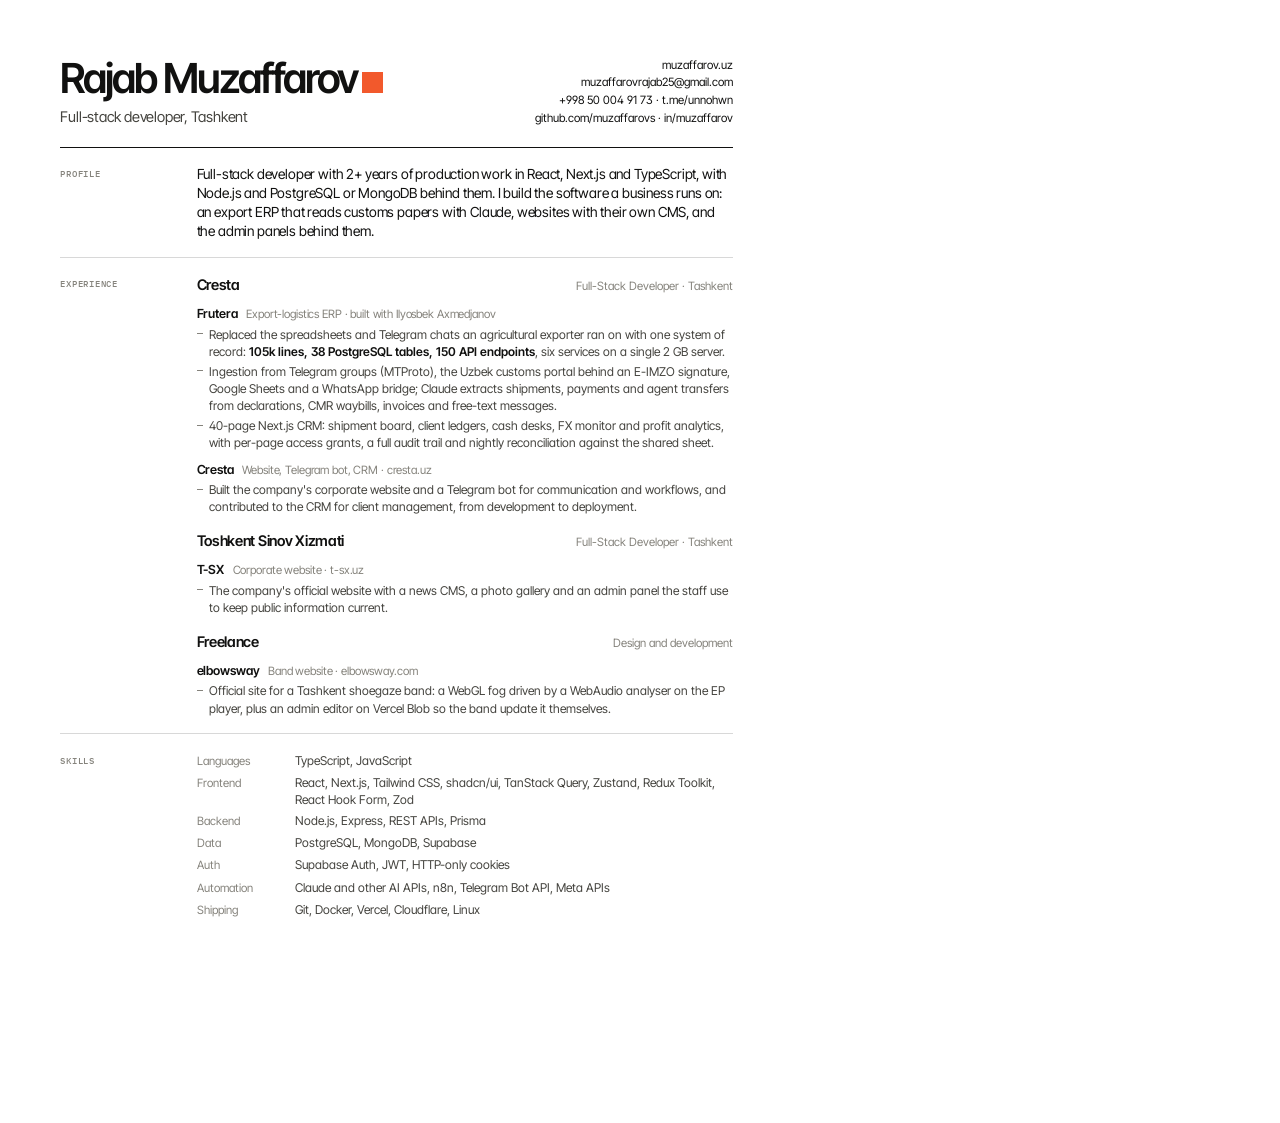
<file: cv/cv.html>
<!doctype html>
<html lang="en">
<head>
<meta charset="utf-8">
<title>Rajab Muzaffarov — Résumé</title>
<meta name="author" content="Rajab Muzaffarov">
<style>
  @font-face{font-family:"Inter Tight";src:url("fonts/InterTight.ttf") format("truetype");font-weight:100 900}
  @font-face{font-family:"Plex Mono";src:url("fonts/IBMPlexMono-Medium.ttf") format("truetype");font-weight:500}
  @page{size:A4;margin:0}
  :root{--ink:#111110;--ink-2:#45443F;--ink-3:#85837C;--line:rgba(17,17,16,.16);--accent:#F2592C}
  *{box-sizing:border-box;margin:0;padding:0}
  html{-webkit-print-color-adjust:exact;print-color-adjust:exact}
  body{width:210mm;height:297mm;padding:15mm 16mm 13mm;font:400 9.1pt/1.42 "Inter Tight",sans-serif;color:var(--ink);background:#fff;font-feature-settings:"ss01","cv11"}
  a{color:inherit;text-decoration:none}
  ul{list-style:none}

  header{display:grid;grid-template-columns:1fr auto;align-items:end;gap:6mm;padding-bottom:5mm;border-bottom:1.4pt solid var(--ink)}
  h1{font-size:31pt;font-weight:600;letter-spacing:-.05em;line-height:.9}
  .role{margin-top:2.6mm;font-size:11pt;letter-spacing:-.015em;color:var(--ink-2)}
  .contact{text-align:right;font-size:8.6pt;line-height:1.55}
  .contact a::after{content:""}
  .mark{display:inline-block;width:.5em;height:.5em;background:var(--accent);margin-left:.12em;vertical-align:baseline}

  section{display:grid;grid-template-columns:30mm 1fr;gap:0 6mm;padding-top:4.6mm}
  section + section{margin-top:4.4mm;border-top:.6pt solid var(--line)}
  h2{font:500 7pt/1.9 "Plex Mono",monospace;letter-spacing:.08em;text-transform:uppercase;color:var(--ink-3)}

  .lead{font-size:10.4pt;line-height:1.36;letter-spacing:-.012em}

  .job + .job{margin-top:4.2mm}
  .job-head{display:flex;justify-content:space-between;align-items:baseline;gap:4mm}
  .job-head h3{font-size:11pt;font-weight:600;letter-spacing:-.02em}
  .job-head span{font-size:8.6pt;color:var(--ink-3)}
  .proj{margin-top:2.4mm}
  .proj h4{font-size:9.4pt;font-weight:600;letter-spacing:-.01em}
  .proj h4 small{font-size:8.6pt;font-weight:400;color:var(--ink-3);margin-left:1.5mm}
  .proj li{position:relative;padding-left:3.4mm;margin-top:.7mm;color:var(--ink-2)}
  .proj li::before{content:"";position:absolute;left:0;top:.62em;width:1.6mm;height:.6pt;background:var(--ink-3)}
  .proj li b{color:var(--ink);font-weight:600}

  .skills{display:grid;grid-template-columns:22mm 1fr;gap:1mm 4mm}
  .skills dt{color:var(--ink-3);font-size:8.6pt;line-height:1.6}
  .skills dd{color:var(--ink-2)}
</style>
</head>
<body>
  <header>
    <div>
      <h1>Rajab Muzaffarov<span class="mark"></span></h1>
      <p class="role">Full-stack developer, Tashkent</p>
    </div>
    <ul class="contact">
      <li><a href="https://muzaffarov.uz/">muzaffarov.uz</a></li>
      <li><a href="mailto:muzaffarovrajab25@gmail.com">muzaffarovrajab25@gmail.com</a></li>
      <li><a href="tel:+998500049173">+998 50 004 91 73</a> · <a href="https://t.me/unnohwn">t.me/unnohwn</a></li>
      <li><a href="https://github.com/muzaffarovs">github.com/muzaffarovs</a> · <a href="https://www.linkedin.com/in/muzaffarov/">in/muzaffarov</a></li>
    </ul>
  </header>

  <section>
    <h2>Profile</h2>
    <p class="lead">Full-stack developer with 2+ years of production work in React, Next.js and TypeScript, with Node.js and PostgreSQL or MongoDB behind them. I build the software a business runs on: an export ERP that reads customs papers with Claude, websites with their own CMS, and the admin panels behind them.</p>
  </section>

  <section>
    <h2>Experience</h2>
    <div>
      <div class="job">
        <div class="job-head"><h3>Cresta</h3><span>Full-Stack Developer · Tashkent</span></div>

        <div class="proj">
          <h4>Frutera <small>Export-logistics ERP · built with Ilyosbek Axmedjanov</small></h4>
          <ul>
            <li>Replaced the spreadsheets and Telegram chats an agricultural exporter ran on with one system of record: <b>105k lines, 38 PostgreSQL tables, 150 API endpoints</b>, six services on a single 2 GB server.</li>
            <li>Ingestion from Telegram groups (MTProto), the Uzbek customs portal behind an E-IMZO signature, Google Sheets and a WhatsApp bridge; Claude extracts shipments, payments and agent transfers from declarations, CMR waybills, invoices and free-text messages.</li>
            <li>40-page Next.js CRM: shipment board, client ledgers, cash desks, FX monitor and profit analytics, with per-page access grants, a full audit trail and nightly reconciliation against the shared sheet.</li>
          </ul>
        </div>

        <div class="proj">
          <h4>Cresta <small>Website, Telegram bot, CRM · <a href="https://cresta.uz/">cresta.uz</a></small></h4>
          <ul>
            <li>Built the company's corporate website and a Telegram bot for communication and workflows, and contributed to the CRM for client management, from development to deployment.</li>
          </ul>
        </div>
      </div>

      <div class="job">
        <div class="job-head"><h3>Toshkent Sinov Xizmati</h3><span>Full-Stack Developer · Tashkent</span></div>

        <div class="proj">
          <h4>T-SX <small>Corporate website · <a href="https://t-sx.uz/">t-sx.uz</a></small></h4>
          <ul>
            <li>The company's official website with a news CMS, a photo gallery and an admin panel the staff use to keep public information current.</li>
          </ul>
        </div>
      </div>

      <div class="job">
        <div class="job-head"><h3>Freelance</h3><span>Design and development</span></div>

        <div class="proj">
          <h4>elbowsway <small>Band website · <a href="https://elbowsway.com/">elbowsway.com</a></small></h4>
          <ul>
            <li>Official site for a Tashkent shoegaze band: a WebGL fog driven by a WebAudio analyser on the EP player, plus an admin editor on Vercel Blob so the band update it themselves.</li>
          </ul>
        </div>
      </div>
    </div>
  </section>

  <section>
    <h2>Skills</h2>
    <dl class="skills">
      <dt>Languages</dt><dd>TypeScript, JavaScript</dd>
      <dt>Frontend</dt><dd>React, Next.js, Tailwind CSS, shadcn/ui, TanStack Query, Zustand, Redux Toolkit, React Hook Form, Zod</dd>
      <dt>Backend</dt><dd>Node.js, Express, REST APIs, Prisma</dd>
      <dt>Data</dt><dd>PostgreSQL, MongoDB, Supabase</dd>
      <dt>Auth</dt><dd>Supabase Auth, JWT, HTTP-only cookies</dd>
      <dt>Automation</dt><dd>Claude and other AI APIs, n8n, Telegram Bot API, Meta APIs</dd>
      <dt>Shipping</dt><dd>Git, Docker, Vercel, Cloudflare, Linux</dd>
    </dl>
  </section>
</body>
</html>
</file>
